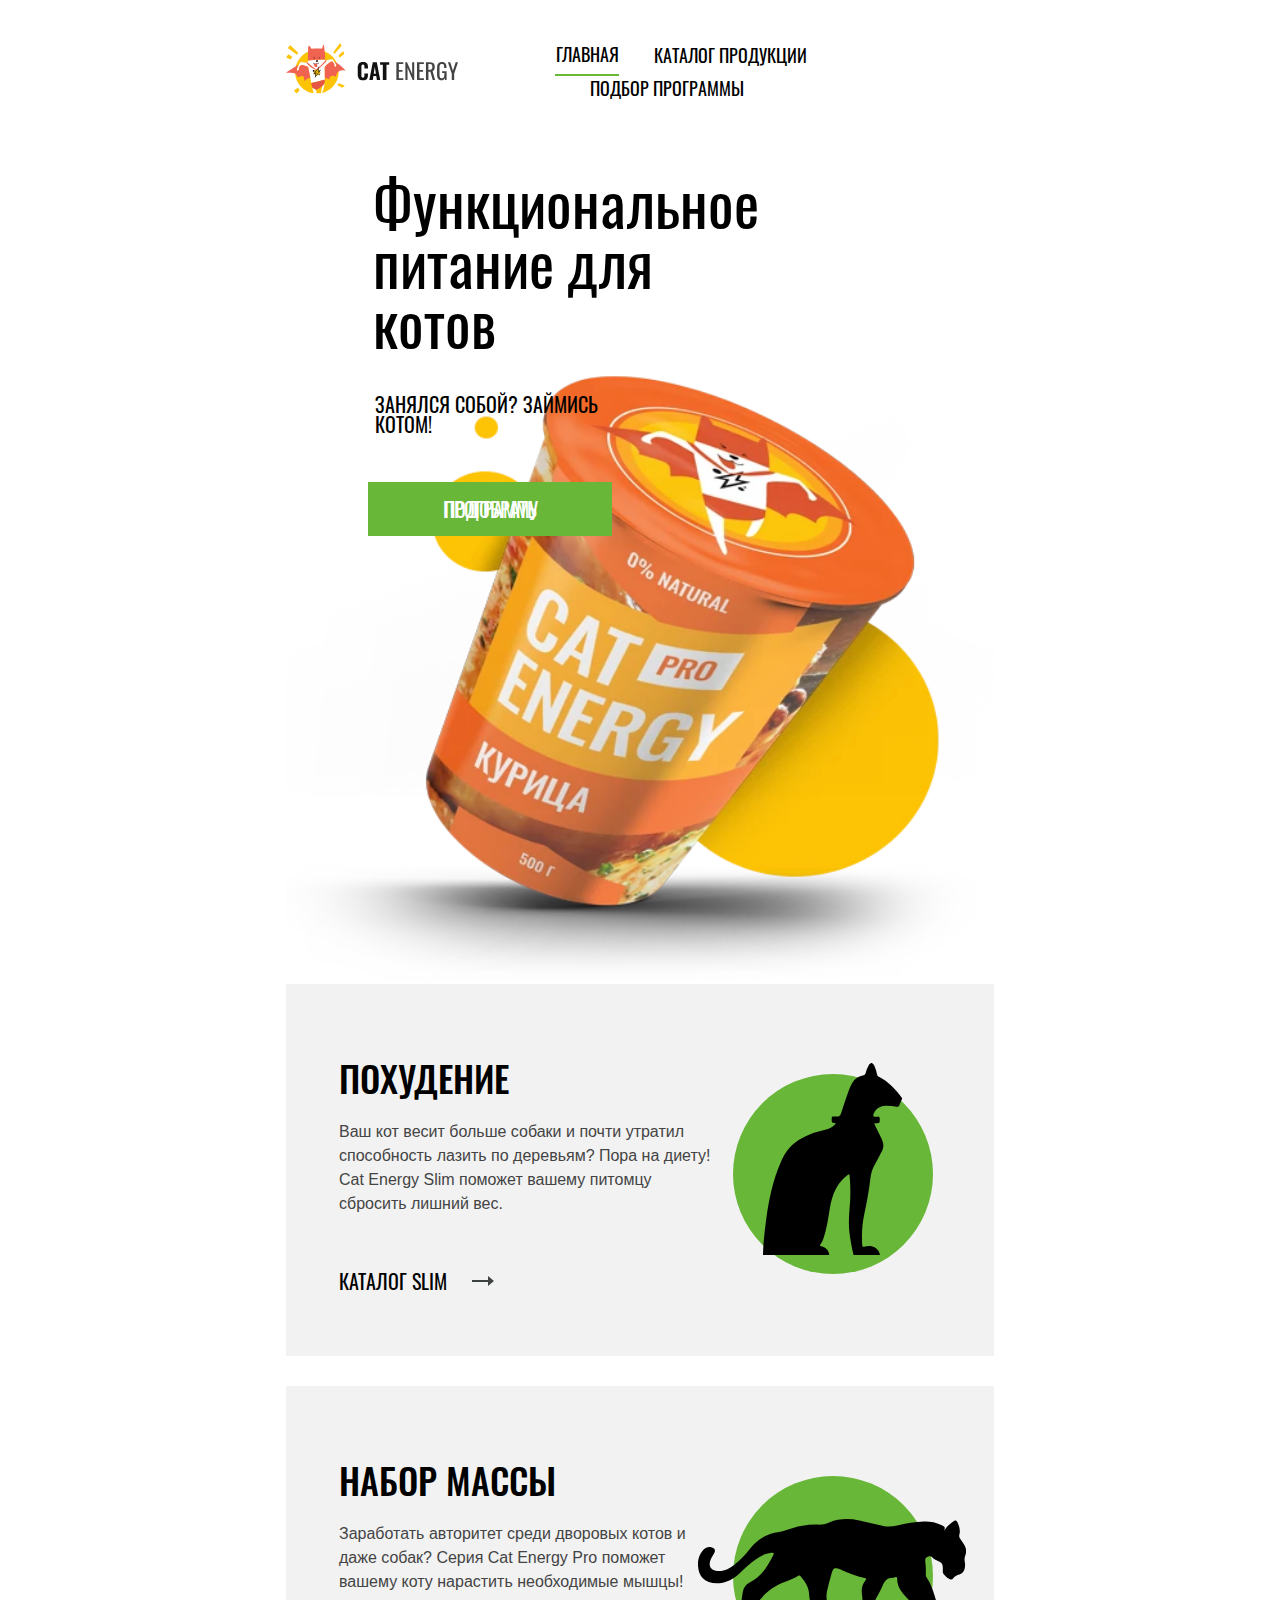
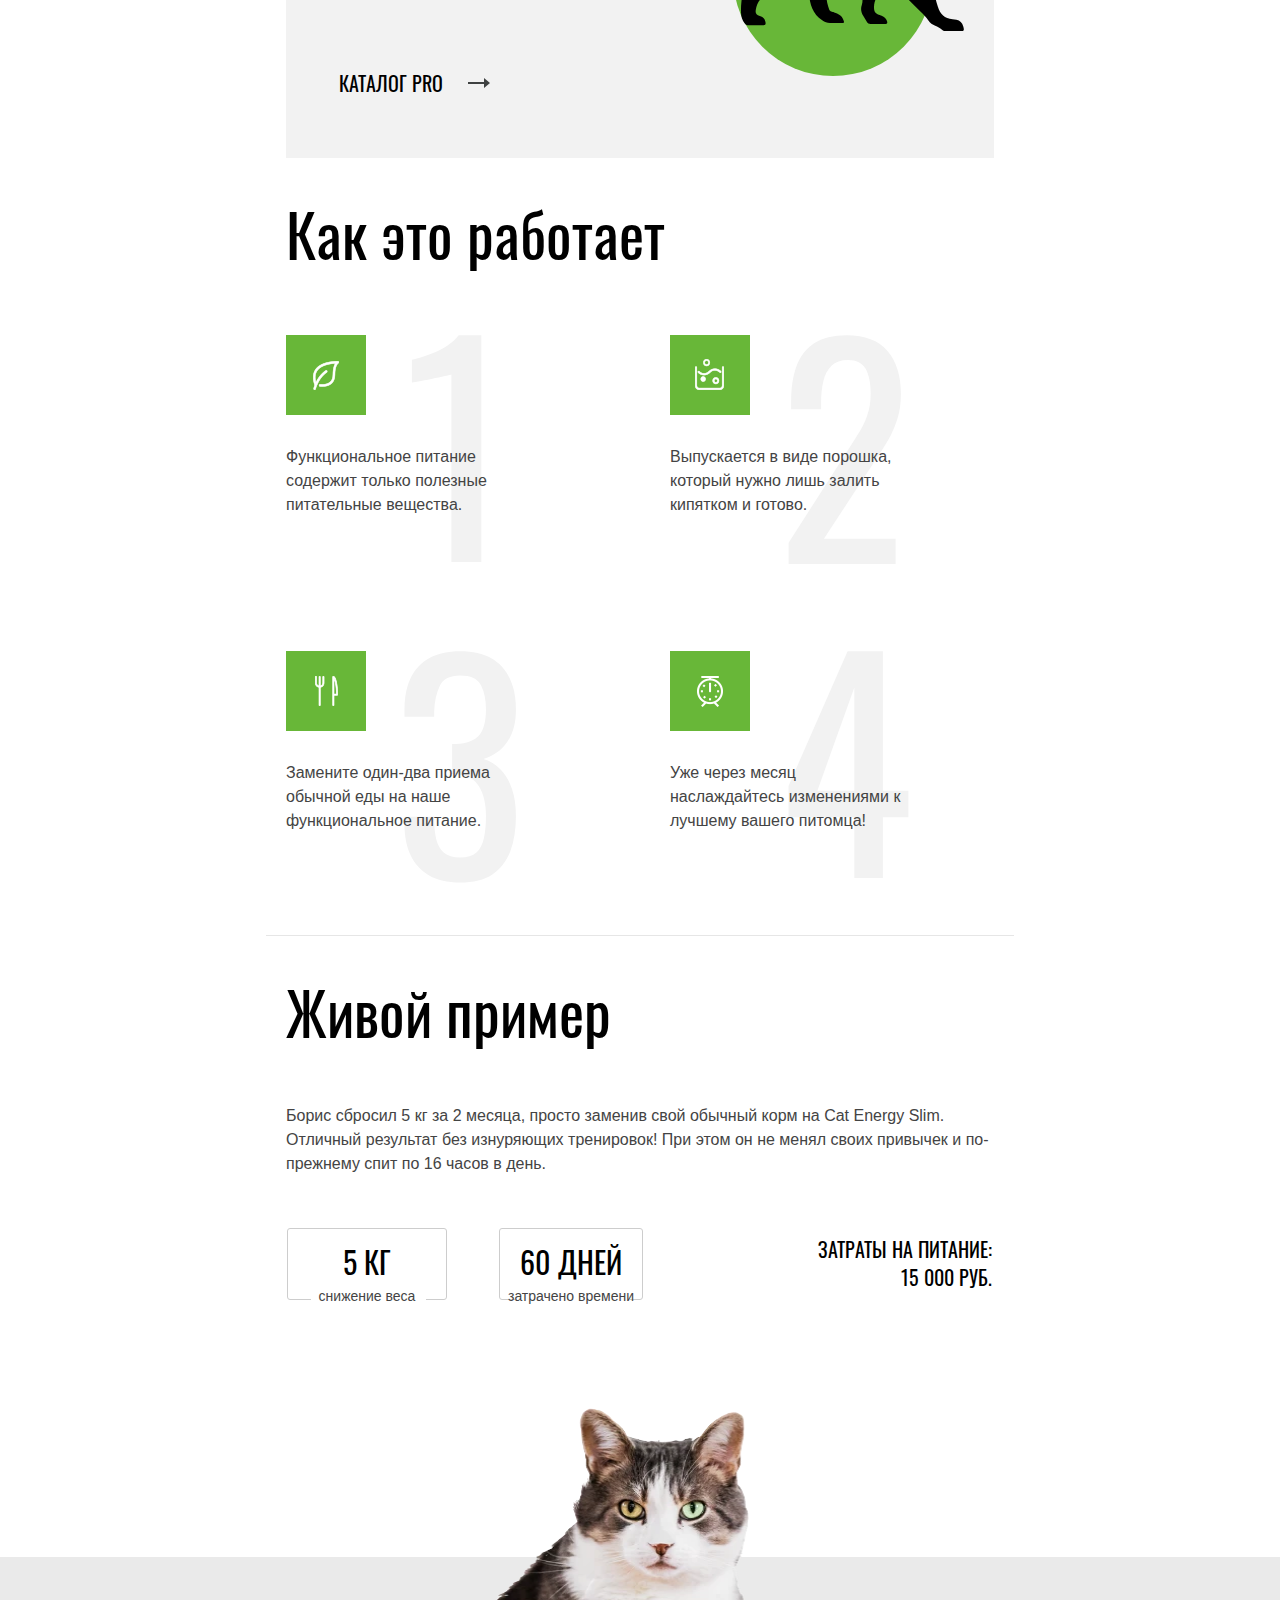
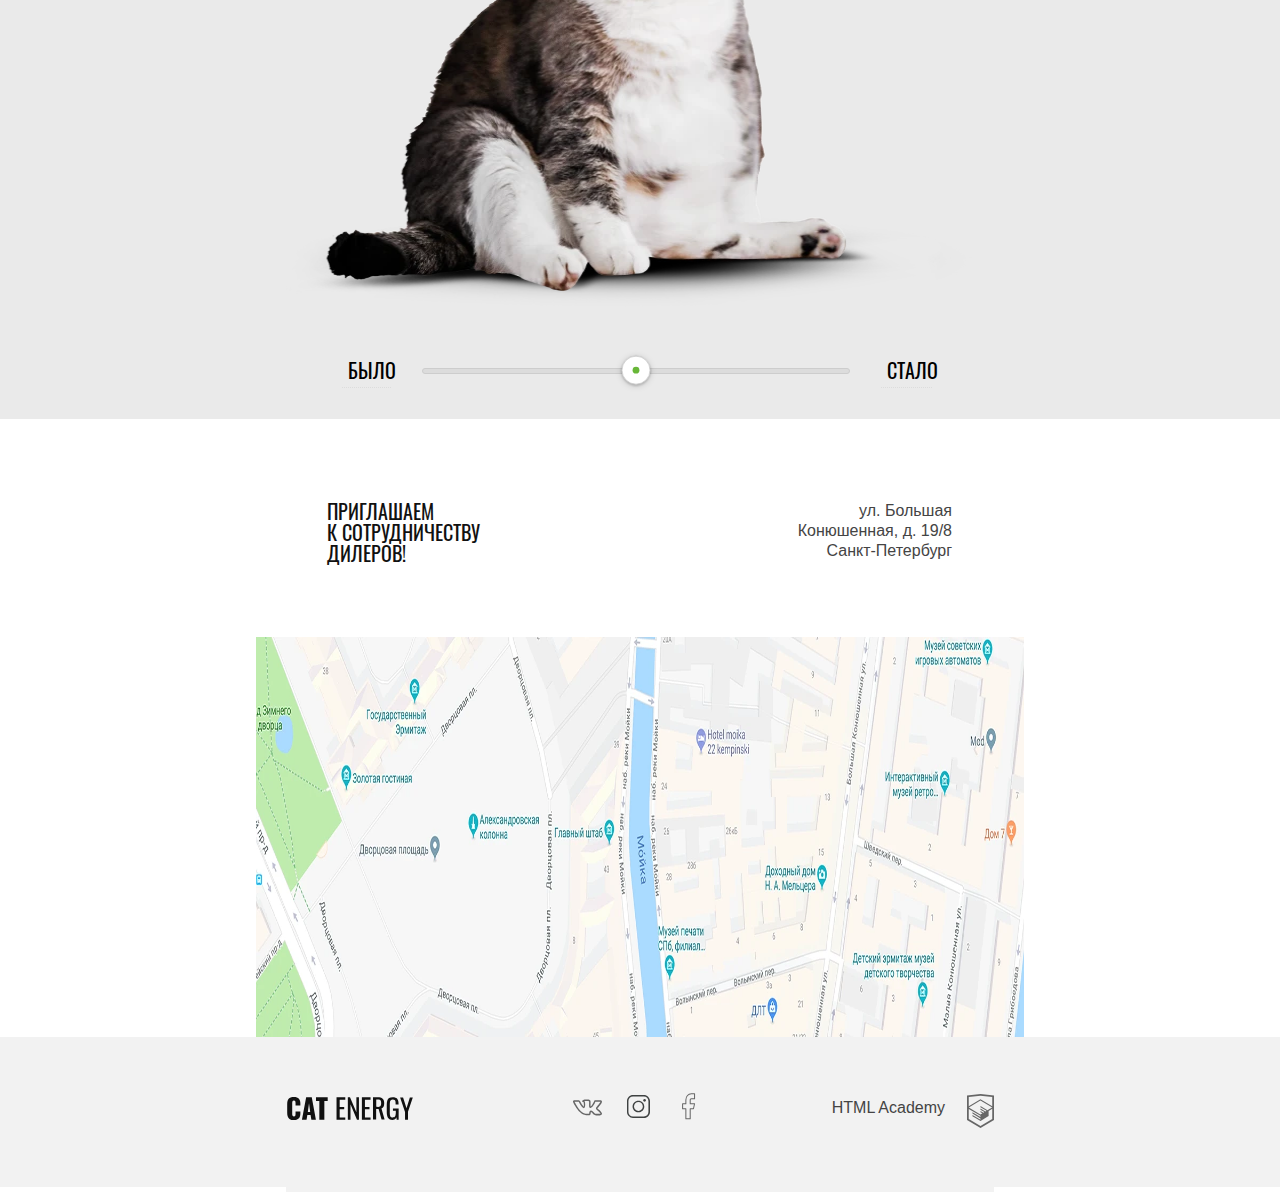
<file: index.html>
<!DOCTYPE html><html class="page" lang="ru"><head><meta charset="utf-8"><meta name="viewport" content="width=device-width,initial-scale=1"><title>HTML Academy: Кэт энерджи</title><link rel="preload" href="fonts/oswaldregular.woff" as="font" type="font/woff" crossorigin><link href="css/styles.min.css" rel="stylesheet"></head><body class="page-body"><header class="page-header"><div class="page-header__logo page-header__logo-active"><a class="page-header__link"><picture><source media="(min-width: 1200px)" srcset="img/logo-desktop.svg"><source media="(min-width: 768px)" srcset="img/logo-tablet.svg"><img class="page-header__photo" src="img/logo-mobile.svg" width="190" height="38" alt="Логотип нашей компании"></picture></a><button class="page-header__menu" title="Открыть/Закрыть меню"></button></div><nav class="main-nav main-nav-index"><ul class="main-nav__list"><li class="main-nav__item main-nav__loc-item main-nav__loc-index-item"><a class="main-nav__link main-nav-index__link">Главная</a></li><li class="main-nav__item"><a class="main-nav__link main-nav-index__link" href="catalog.html">Каталог продукции</a></li><li class="main-nav__item"><a class="main-nav__link main-nav-index__link" href="form.html">Подбор программы</a></li></ul></nav></header><main class="page-main"><div class="page-main__header header"><h1 class="header__title">Функциональное питание для котов</h1><p class="header__slogan">Занялся собой? Займись котом!</p><picture><source media="(min-width: 1200px)" srcset="img/index-can-desktop@1x.webp, img/index-can-desktop@2x.webp 2x"><source media="(min-width: 768px)" srcset="img/index-can-tablet@1x.webp, img/index-can-tablet@2x.webp 2x"><img class="header__product" src="img/index-can-mobile@1x.webp" srcset="img/index-can-mobile@2x.webp 2x" width="280" height="270" alt="Наша продукция"></picture><a class="header__choose-program" href="form.html">Подобрать программу</a></div><section class="programs"><h2 class="visually-hidden">Краткое описание программ</h2><section class="program"><h3 class="program__title">Похудение</h3><p class="program__description">Ваш кот весит больше собаки и почти утратил способность лазить по деревьям? Пора на диету! Cat Energy Slim поможет вашему питомцу сбросить лишний вес.</p><a class="program__link" href="#">Каталог Slim</a></section><section class="program"><h3 class="program__title">Набор массы</h3><p class="program__description">Заработать авторитет среди дворовых котов и даже собак? Серия Cat Energy Pro поможет вашему коту нарастить необходимые мышцы!</p><a class="program__link" href="#">Каталог Pro</a></section></section><section class="features"><h2 class="features__title">Как это работает</h2><ul class="features__list"><li class="features__item"><div class="features__count count-1"></div><span class="features__text">Функциональное питание содержит только полезные питательные вещества.</span></li><li class="features__item"><div class="features__count count-2"></div><span class="features__text">Выпускается в виде порошка, который нужно лишь залить кипятком и готово.</span></li><li class="features__item"><div class="features__count count-3"></div><span class="features__text">Замените один-два приема обычной еды на наше функциональное питание.</span></li><li class="features__item"><div class="features__count count-4"></div><span class="features__text">Уже через месяц наслаждайтесь изменениями к лучшему вашего питомца!</span></li></ul></section><section class="sample"><h2 class="sample__title">Живой пример</h2><p class="sample__text">Борис сбросил 5 кг за 2 месяца, просто заменив свой обычный корм на Cat Energy Slim. Отличный результат без изнуряющих тренировок! При этом он не менял своих привычек и по-прежнему спит по 16 часов в день.</p><div class="sample__info-block"><p class="sample__info"><span class="sample__volume">5 КГ</span><br><span class="sample__target">снижение веса</span></p><p class="sample__info"><span class="sample__volume">60 ДНЕЙ</span><br><span class="sample__target">затрачено времени</span></p></div><p class="sample__expenses">Затраты на питание: <span class="sample__price">15 000 руб.</span></p><picture><source media="(min-width: 1200px)" srcset="img/before-desktop@1x.webp, img/before-desktop@2x.webp 2x"><source media="(min-width: 768px)" srcset="img/before-tablet@1x.webp, img/before-tablet@2x.webp 2x"><img class="sample__photo sample__photo--before photo-active" src="img/before-mobile@1x.webp" srcset="img/before-mobile@2x.webp 2x" width="314" height="240" alt="Фото примера похудения"></picture><picture><source media="(min-width: 1200px)" srcset="img/after-desktop@1x.webp, img/after-desktop@2x.webp 2x"><source media="(min-width: 768px)" srcset="img/after-tablet@1x.webp, img/after-tablet@2x.webp 2x"><img class="sample__photo sample__photo--after" src="img/after-mobile@1x.webp" srcset="img/after-mobile@2x.webp 2x" width="314" height="240" alt="Фото примера похудения"></picture><div class="sample__range-controls"><button class="sample__button-before">было</button> <input class="sample__bar" type="range" min="0" max="100" value="50" id="myRange"> <button class="sample__button-after">стало</button></div></section><section class="map"><h2 class="visually-hidden">Как до нас добраться</h2><div class="map__address map__index"><span class="map__invite">Приглашаем<br>к сотрудничеству дилеров!</span><address class="map__text">ул. Большая Конюшенная, д. 19/8 Санкт-Петербург</address></div><iframe class="map__iframe" src="https://www.google.com/maps/embed?pb=!1m14!1m8!1m3!1d3997.207512053241!2d30.323046999999995!3d59.938717000000004!3m2!1i1024!2i768!4f13.1!3m3!1m2!1s0x4696310fca145cc1%3A0x42b32648d8238007!2z0JHQvtC70YzRiNCw0Y8g0JrQvtC90Y7RiNC10L3QvdCw0Y8g0YPQuy4sIDE5LzgsINCh0LDQvdC60YIt0J_QtdGC0LXRgNCx0YPRgNCzLCAxOTExODY!5e0!3m2!1sru!2sru!4v1593374394802!5m2!1sru!2sru" width="1440" height="400" style="border: 0;" allowfullscreen="" aria-hidden="false" tabindex="0" title="Офис компании по адресу: ул. Большая Конюшенная 19/8, Санкт-Петербург"></iframe><picture class="map__pic"><source media="(min-width: 1200px)" srcset="img/bg-map-desktop@1x.webp, img/bg-map-desktop@2x.webp 2x"><source media="(min-width: 768px)" srcset="img/bg-map-tablet@1x.webp, img/bg-map-tablet@2x.webp 2x"><img class="map__photo" src="img/bg-map-mobile@1x.webp" srcset="img/bg-map-mobile@2x.webp 2x" width="320" height="362" alt="Офис компании по адресу: ул. Большая Конюшенная 19/8, Санкт-Петербург"></picture></section></main><footer class="footer"><div class="footer__logo"><picture><img src="img/logo-footer.svg" width="128" height="23" alt="Изображение нашего логотипа"></picture></div><div class="footer__social social"><ul class="social__list"><li class="social__item"><a class="social__link social__link-vk" title="Ссылка на нашу страницу в ВКонтакте"><svg class="social__img-vk"><use xlink:href="img/sprite.svg#icon-vk"></use></svg></a></li><li class="social__item"><a class="social__link social__link-inst" title="Ссылка на нашу страницу в Инстаграм"><svg class="social__img-inst"><use xlink:href="img/sprite.svg#icon-insta"></use></svg></a></li><li class="social__item"><a class="social__link social__link-fb" title="Ссылка на нашу страницу в Фейсбук"><svg class="social__img-fb"><use xlink:href="img/sprite.svg#icon-fb"></use></svg></a></li></ul></div><div class="footer__copyright copyright"><a class="copyright__text">HTML Academy</a> <a class="copyright__logo" title="Ссылка на HTML Academy" href="https://htmlacademy.ru/intensive/adaptive"><svg class="copyright__img" width="27" height="34" viewBox="0 0 27 34" xmlns="http://www.w3.org/2000/svg"><path d="M13.6426 0.0157537L13.5 0L0 1.40733V26.0129L13.5 34L27 26.0129V1.40733L13.6426 0.0157537ZM25.2344 25.0151L13.5 31.9573L1.76561 25.0151V14.9293L13.4507 21.8451L13.4701 23.0984L5.45351 18.3548L5.44295 19.5801L13.4894 24.3885L13.5088 25.675L5.46408 20.9174L5.45351 22.1427L13.5 26.9511L21.6239 22.1182V20.8929V16.909L25.2432 14.7595L25.2344 25.0151ZM25.2344 13.4519L22.0147 15.3319L20.5325 16.2071L13.4666 12.0201L13.456 13.2454L19.4957 16.818L19.4429 16.8495L19.3126 16.9247L18.4536 17.4166L13.4666 14.4689L13.456 15.6942L17.3921 18.0222L16.4591 18.6314L16.438 18.6436L13.4666 16.902L13.456 18.1273L15.4029 19.2615L13.4155 20.4483L1.7973 13.5762L13.4349 6.61831L25.2344 13.4519ZM25.2344 12.2266L13.4401 5.31075L1.76561 12.2196V2.9897L13.5 1.76442L25.2344 2.9897V12.2266Z"></path></svg></a></div></footer><script src="js/min-js.js"></script></body></html>
</file>
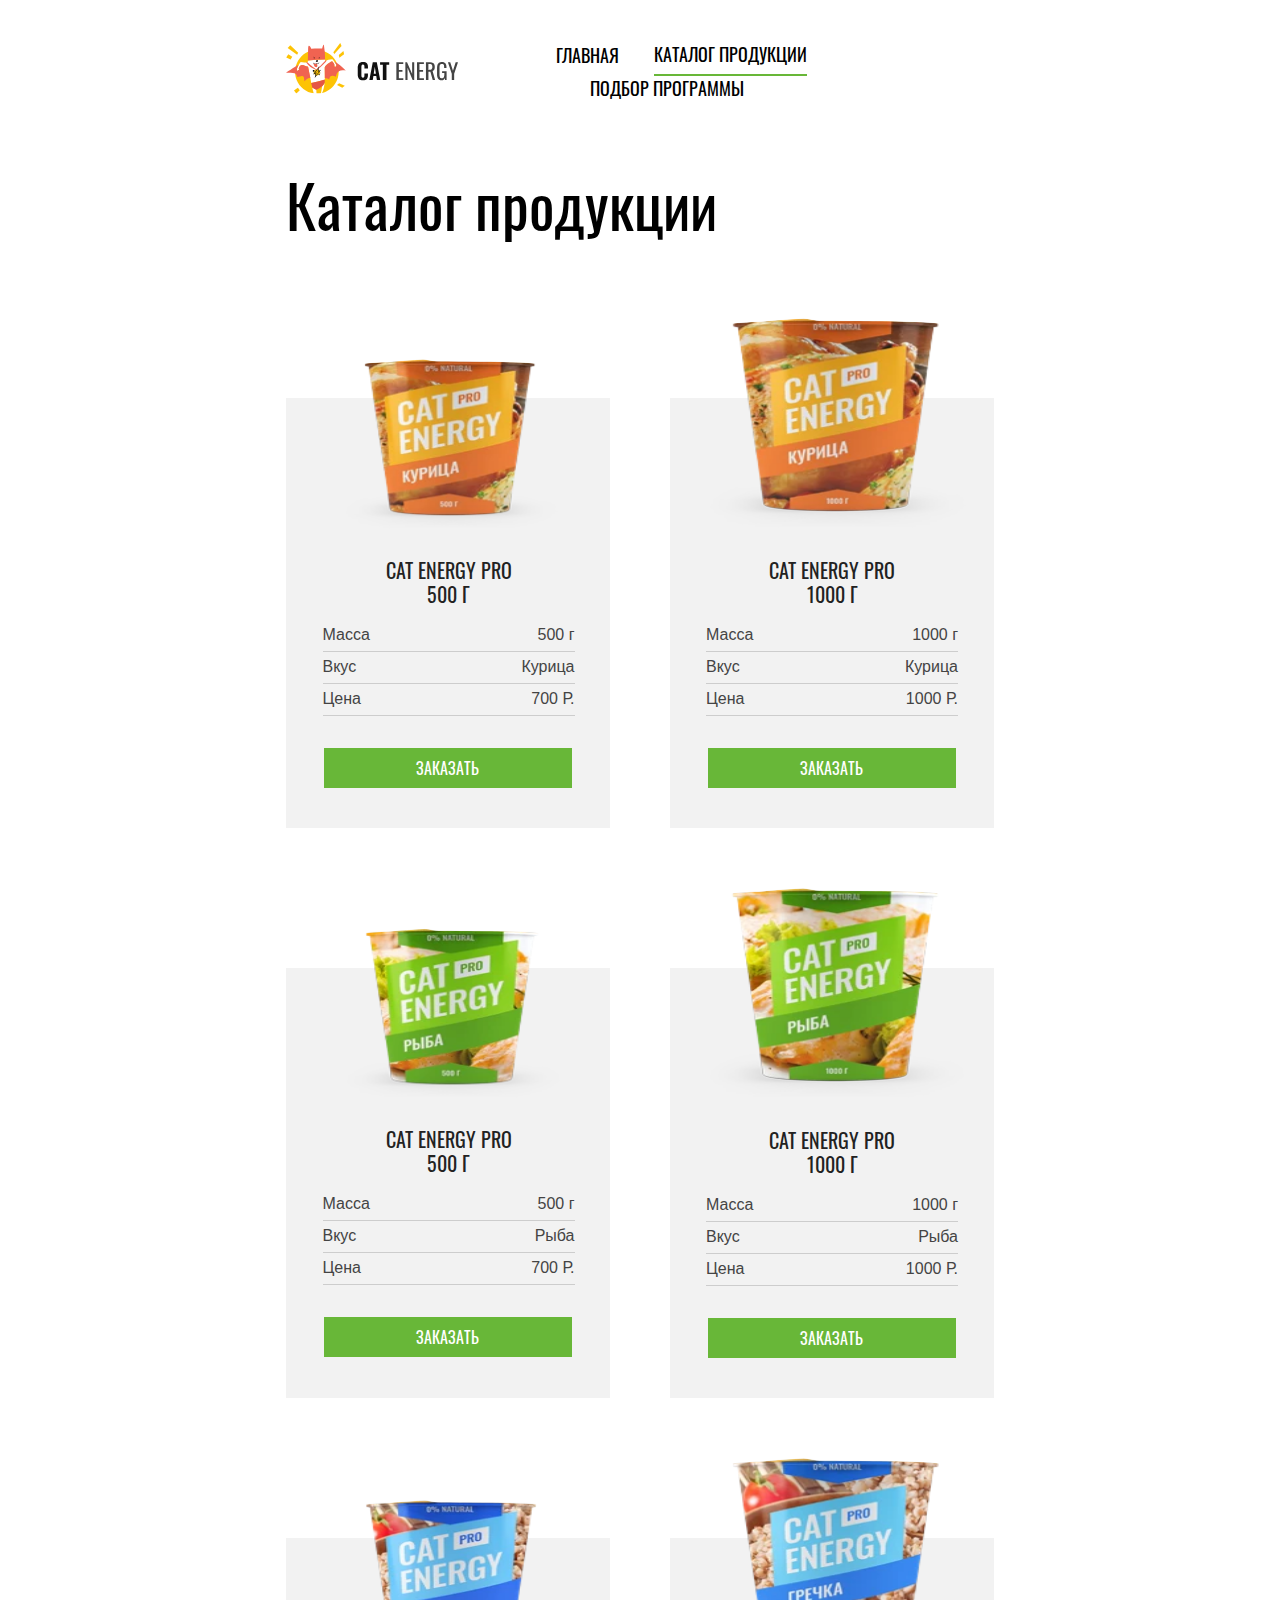
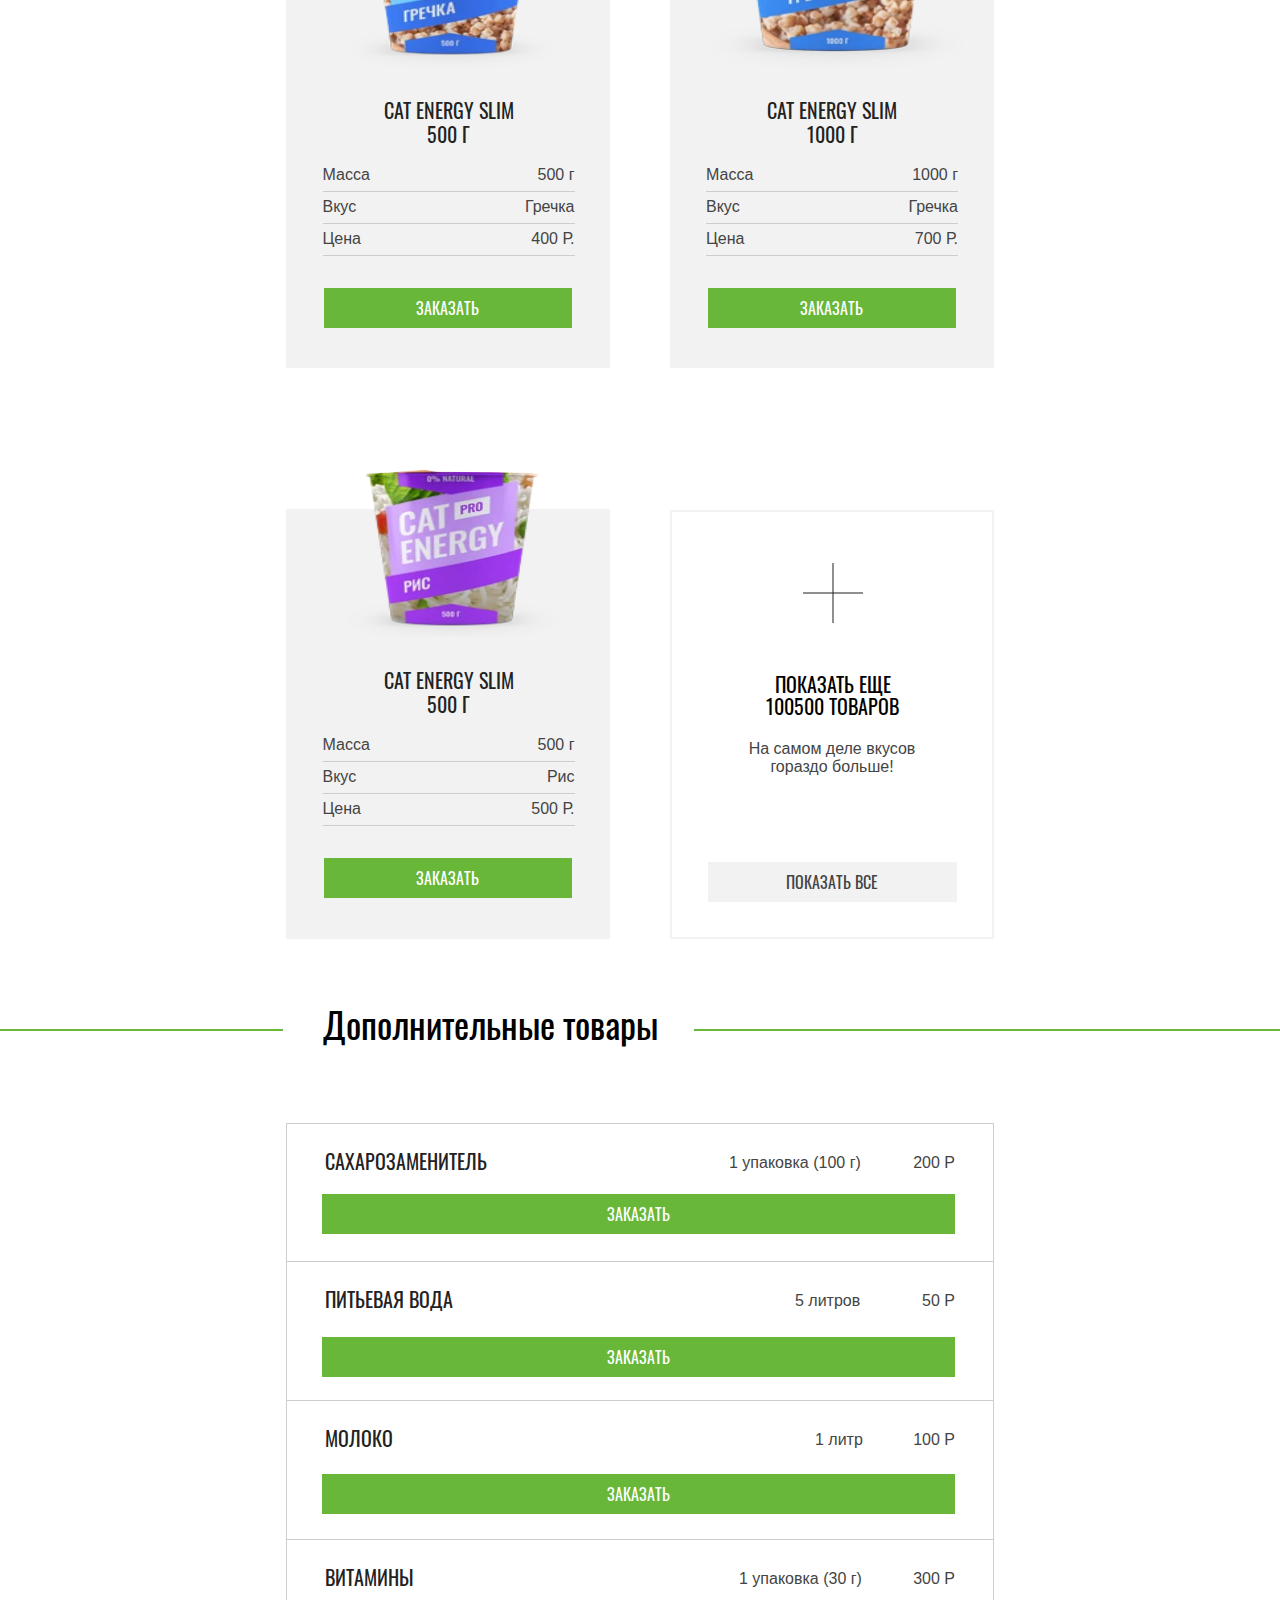
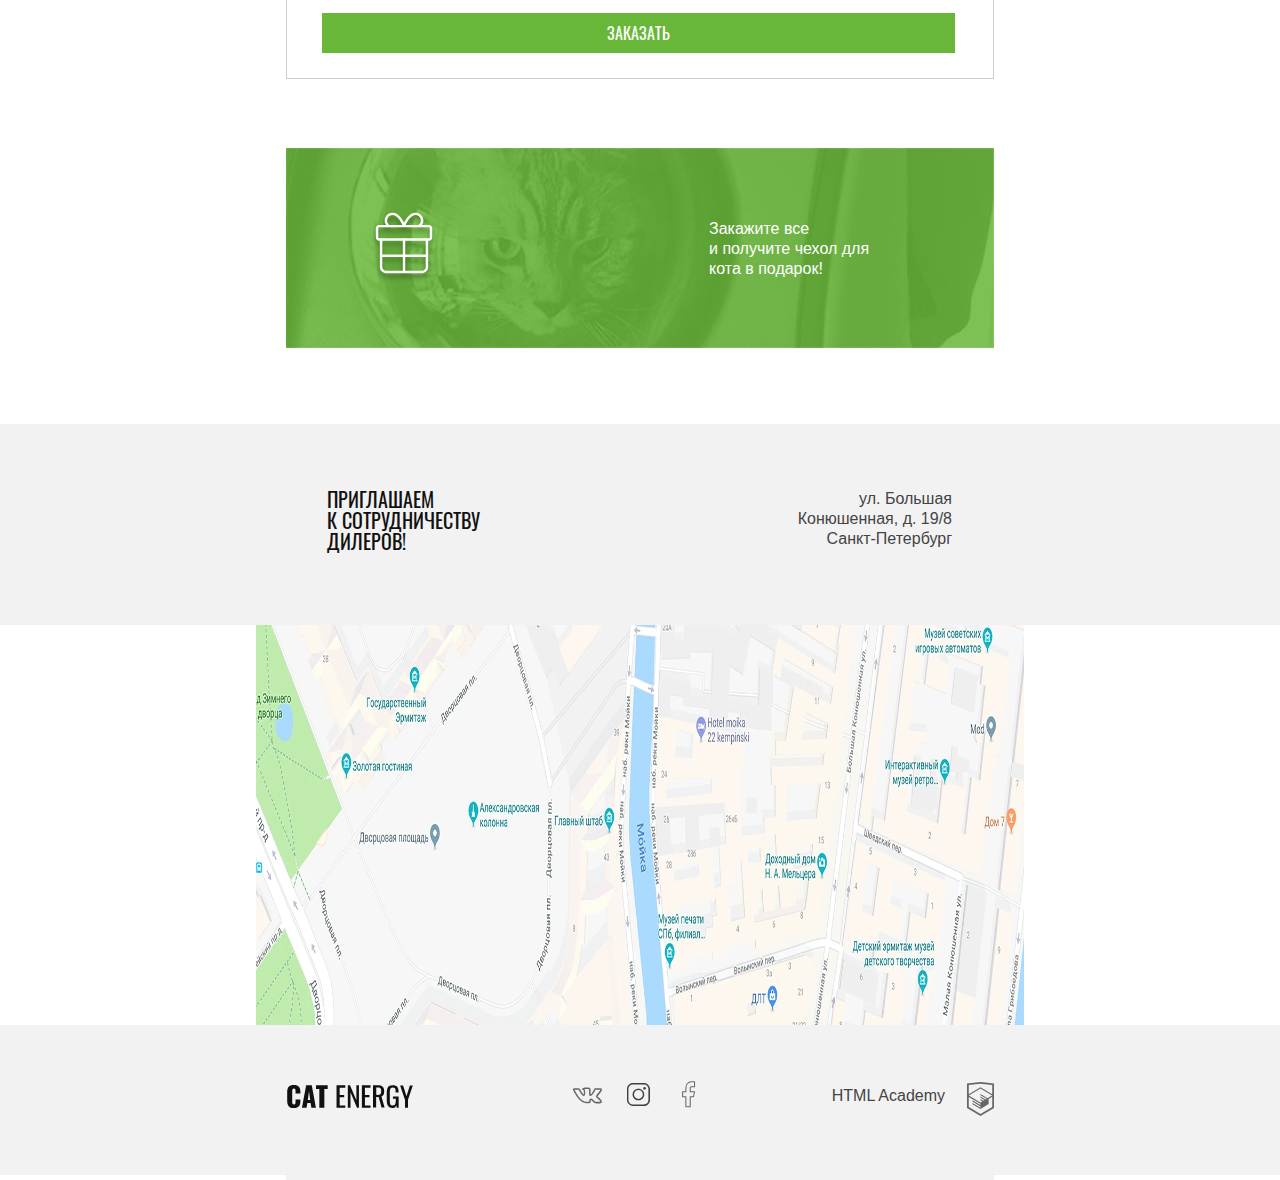
<file: catalog.html>
<!DOCTYPE html><html class="page" lang="ru"><head><meta charset="utf-8"><meta name="viewport" content="width=device-width,initial-scale=1"><title>HTML Academy: Кэт энерджи</title><link href="css/styles.min.css" rel="stylesheet"><link rel="preload" href="fonts/oswaldregular.woff" as="font" type="font/woff" crossorigin></head><body class="page-body"><header class="page-header"><div class="page-header__logo"><a class="page-header__link" href="index.html"><picture><source media="(min-width: 1200px)" srcset="img/logo-desktop.svg"><source media="(min-width: 768px)" srcset="img/logo-tablet.svg"><img class="page-header__photo" src="img/logo-mobile.svg" width="190" height="38" alt="Логотип нашей компании"></picture></a><button class="page-header__menu" title="Открыть/Закрыть меню"></button></div><nav class="main-nav"><ul class="main-nav__list"><li class="main-nav__item"><a class="main-nav__link" href="index.html">Главная</a></li><li class="main-nav__item main-nav__loc-item"><a class="main-nav__link">Каталог продукции</a></li><li class="main-nav__item"><a class="main-nav__link" href="form.html">Подбор программы</a></li></ul></nav></header><main class="page-main"><section class="page-main__catalog catalog"><h1 class="catalog__title">Каталог продукции</h1><h2 class="visually-hidden">Каталог основных товаров</h2><ul class="catalog__list"><li class="catalog__item item"><div class="item__wrapper"><a class="item__link" href="#" title="Перейти на страницу товара"><picture class="item__pic"><source media="(min-width: 1200px)" srcset="img/chicken-small-desktop@1x.webp, img/chicken-small-desktop@2x.webp 2x"><source media="(min-width: 768px)" srcset="img/chicken-small-tablet@1x.webp, img/chicken-small-tablet@2x.webp 2x"><img class="item__photo" src="img/chicken-small-mobile@1x.webp" srcset="img/chicken-small-mobile@2x.webp 2x" width="280" height="288" alt="Товар Cat Energy Pro 500г"></picture></a><div class="item__card"><a class="item__link" title="Перейти на страницу товара" href="#"><h3 class="item__title">Cat Energy Pro 500 г</h3></a><dl class="item__options"><div class="item__line"><dt class="item__parameter">Масса</dt><dd class="item__value">500 г</dd></div><div class="item__line"><dt class="item__parameter">Вкус</dt><dd class="item__value">Курица</dd></div><div class="item__line"><dt class="item__parameter">Цена</dt><dd class="item__value">700 Р.</dd></div></dl></div></div><a class="catalog__button" href="#">Заказать</a></li><li class="catalog__item item"><div class="item__wrapper"><a class="item__link" title="Перейти на страницу товара" href="#"><picture class="item__pic"><source media="(min-width: 1200px)" srcset="img/chicken-big-desktop@1x.webp, img/chicken-big-desktop@2x.webp 2x"><source media="(min-width: 768px)" srcset="img/chicken-big-tablet@1x.webp, img/chicken-big-tablet@2x.webp 2x"><img class="item__photo" src="img/chicken-big-mobile@1x.webp" srcset="img/chicken-big-mobile@2x.webp 2x" width="280" height="288" alt="Товар Cat Energy Pro 1000г"></picture></a><div class="item__card"><a class="item__link" title="Перейти на страницу товара" href="#"><h3 class="item__title">Cat Energy Pro 1000 г</h3></a><dl class="item__options"><div class="item__line"><dt class="item__parameter">Масса</dt><dd class="item__value">1000 г</dd></div><div class="item__line"><dt class="item__parameter">Вкус</dt><dd class="item__value">Курица</dd></div><div class="item__line"><dt class="item__parameter">Цена</dt><dd class="item__value">1000 Р.</dd></div></dl></div></div><a class="catalog__button" href="#">Заказать</a></li><li class="catalog__item item"><div class="item__wrapper"><a class="item__link" title="Перейти на страницу товара" href="#"><picture class="item__pic"><source media="(min-width: 1200px)" srcset="img/fish-small-desktop@1x.webp, img/fish-small-desktop@2x.webp 2x"><source media="(min-width: 768px)" srcset="img/fish-small-tablet@1x.webp, img/fish-small-tablet@2x.webp 2x"><img class="item__photo" src="img/fish-small-mobile@1x.webp" srcset="img/fish-small-mobile@2x.webp 2x" width="280" height="288" alt="Товар Cat Energy Pro 500г"></picture></a><div class="item__card"><a class="item__link" title="Перейти на страницу товара" href="#"><h3 class="item__title">Cat Energy Pro 500 г</h3></a><dl class="item__options"><div class="item__line"><dt class="item__parameter">Масса</dt><dd class="item__value">500 г</dd></div><div class="item__line"><dt class="item__parameter">Вкус</dt><dd class="item__value">Рыба</dd></div><div class="item__line"><dt class="item__parameter">Цена</dt><dd class="item__value">700 Р.</dd></div></dl></div></div><a class="catalog__button" href="#">Заказать</a></li><li class="catalog__item item"><div class="item__wrapper"><a class="item__link" title="Перейти на страницу товара" href="#"><picture class="item__pic"><source media="(min-width: 1200px)" srcset="img/fish-big-desktop@1x.webp, img/fish-big-desktop@2x.webp 2x"><source media="(min-width: 768px)" srcset="img/fish-big-tablet@1x.webp, img/fish-big-tablet@2x.webp 2x"><img class="item__photo" src="img/fish-big-mobile@1x.webp" srcset="img/fish-big-mobile@2x.webp 2x" width="280" height="288" alt="Товар Cat Energy Pro 1000г"></picture></a><div class="item__card"><a class="item__link" title="Перейти на страницу товара" href="#"><h3 class="item__title">Cat Energy Pro 1000 г</h3></a><dl class="item__options"><div class="item__line"><dt class="item__parameter">Масса</dt><dd class="item__value">1000 г</dd></div><div class="item__line"><dt class="item__parameter">Вкус</dt><dd class="item__value">Рыба</dd></div><div class="item__line"><dt class="item__parameter">Цена</dt><dd class="item__value">1000 Р.</dd></div></dl></div></div><a class="catalog__button" href="#">Заказать</a></li><li class="catalog__item item"><div class="item__wrapper"><a class="item__link" title="Перейти на страницу товара" href="#"><picture class="item__pic"><source media="(min-width: 1200px)" srcset="img/buckwheat-small-desktop@1x.webp, img/buckwheat-small-desktop@2x.webp 2x"><source media="(min-width: 768px)" srcset="img/buckwheat-small-tablet@1x.webp, img/buckwheat-small-tablet@2x.webp 2x"><img class="item__photo" src="img/buckwheat-small-mobile@1x.webp" srcset="img/buckwheat-small-mobile@2x.webp 2x" width="280" height="288" alt="Товар Cat Energy Slim 500г"></picture></a><div class="item__card"><a class="item__link" title="Перейти на страницу товара" href="#"><h3 class="item__title">Cat Energy Slim 500 г</h3></a><dl class="item__options"><div class="item__line"><dt class="item__parameter">Масса</dt><dd class="item__value">500 г</dd></div><div class="item__line"><dt class="item__parameter">Вкус</dt><dd class="item__value">Гречка</dd></div><div class="item__line"><dt class="item__parameter">Цена</dt><dd class="item__value">400 Р.</dd></div></dl></div></div><a class="catalog__button" href="#">Заказать</a></li><li class="catalog__item item"><div class="item__wrapper"><a class="item__link" title="Перейти на страницу товара" href="#"><picture class="item__pic"><source media="(min-width: 1200px)" srcset="img/buckwheat-big-desktop@1x.webp, img/buckwheat-big-desktop@2x.webp 2x"><source media="(min-width: 768px)" srcset="img/buckwheat-big-tablet@1x.webp, img/buckwheat-big-tablet@2x.webp 2x"><img class="item__photo" src="img/buckwheat-big-mobile@1x.webp" srcset="img/buckwheat-big-mobile@2x.webp 2x" width="280" height="268" alt="Товар Cat Energy Slim 1000г"></picture></a><div class="item__card"><a class="item__link" title="Перейти на страницу товара" href="#"><h3 class="item__title">Cat Energy Slim 1000 г</h3></a><dl class="item__options"><div class="item__line"><dt class="item__parameter">Масса</dt><dd class="item__value">1000 г</dd></div><div class="item__line"><dt class="item__parameter">Вкус</dt><dd class="item__value">Гречка</dd></div><div class="item__line"><dt class="item__parameter">Цена</dt><dd class="item__value">700 Р.</dd></div></dl></div></div><a class="catalog__button" href="#">Заказать</a></li><li class="catalog__item item"><div class="item__wrapper"><a class="item__link" title="Перейти на страницу товара" href="#"><picture class="item__pic"><source media="(min-width: 1200px)" srcset="img/rice-small-desktop@1x.webp, img/rice-small-desktop@2x.webp 2x"><source media="(min-width: 768px)" srcset="img/rice-small-tablet@1x.webp, img/rice-small-tablet@2x.webp 2x"><img class="item__photo" src="img/rice-small-mobile@1x.webp" srcset="img/rice-small-mobile@2x.webp 2x" width="280" height="288" alt="Товар Cat Energy Slim 500г"></picture></a><div class="item__card"><a class="item__link" title="Перейти на страницу товара" href="#"><h3 class="item__title">Cat Energy Slim 500 г</h3></a><dl class="item__options"><div class="item__line"><dt class="item__parameter">Масса</dt><dd class="item__value">500 г</dd></div><div class="item__line"><dt class="item__parameter">Вкус</dt><dd class="item__value">Рис</dd></div><div class="item__line"><dt class="item__parameter">Цена</dt><dd class="item__value">500 Р.</dd></div></dl></div></div><a class="catalog__button" href="#">Заказать</a></li><li class="catalog__item item"><span class="item__all-text">Показать еще 100500 товаров</span> <span class="item__all-description">На самом деле вкусов гораздо больше!</span> <a class="item__all-link" href="#">Показать все</a></li></ul></section><section class="page-main__add-catalog add-catalog"><h2 class="add-catalog__title">Дополнительные товары</h2><ul class="add-catalog__list"><li class="add-catalog__item add-item"><h3 class="add-item__title">Сахарозаменитель</h3><dl class="add-item__options"><dt class="add-item__packaging">1 упаковка (100 г)</dt><dd class="add-item__price">200 Р</dd></dl><a class="add-catalog__button" href="#">Заказать</a></li><li class="add-catalog__item add-item"><h3 class="add-item__title">Питьевая вода</h3><dl class="add-item__options"><dt class="add-item__packaging">5 литров</dt><dd class="add-item__price">50 Р</dd></dl><a class="add-catalog__button" href="#">Заказать</a></li><li class="add-catalog__item add-item"><h3 class="add-item__title">Молоко</h3><dl class="add-item__options"><dt class="add-item__packaging">1 литр</dt><dd class="add-item__price">100 Р</dd></dl><a class="add-catalog__button" href="#">Заказать</a></li><li class="add-catalog__item add-item"><h3 class="add-item__title">Витамины</h3><dl class="add-item__options"><dt class="add-item__packaging">1 упаковка (30 г)</dt><dd class="add-item__price">300 Р</dd></dl><a class="add-catalog__button" href="#">Заказать</a></li></ul><div class="promo"><p class="promo__text">Закажите все<br>и получите чехол для кота в подарок!</p></div></section><section class="map map-catalog"><h2 class="visually-hidden">Как до нас добраться</h2><div class="map__address"><span class="map__invite">Приглашаем<br>к сотрудничеству дилеров!</span><address class="map__text">ул. Большая Конюшенная, д. 19/8 Санкт-Петербург</address></div><iframe class="map__iframe" src="https://www.google.com/maps/embed?pb=!1m14!1m8!1m3!1d3997.207512053241!2d30.323046999999995!3d59.938717000000004!3m2!1i1024!2i768!4f13.1!3m3!1m2!1s0x4696310fca145cc1%3A0x42b32648d8238007!2z0JHQvtC70YzRiNCw0Y8g0JrQvtC90Y7RiNC10L3QvdCw0Y8g0YPQuy4sIDE5LzgsINCh0LDQvdC60YIt0J_QtdGC0LXRgNCx0YPRgNCzLCAxOTExODY!5e0!3m2!1sru!2sru!4v1593374394802!5m2!1sru!2sru" width="1440" height="400" style="border: 0;" allowfullscreen="" aria-hidden="false" tabindex="0" title="Офис компании по адресу: ул. Большая Конюшенная 19/8, Санкт-Петербург"></iframe><picture class="map__pic"><source media="(min-width: 1200px)" srcset="img/bg-map-desktop@1x.webp, img/bg-map-desktop@2x.webp 2x"><source media="(min-width: 768px)" srcset="img/bg-map-tablet@1x.webp, img/bg-map-tablet@2x.webp 2x"><img class="map__photo" src="img/bg-map-mobile@1x.webp" srcset="img/bg-map-mobile@2x.webp 2x" width="320" height="362" alt="Офис компании по адресу: ул. Большая Конюшенная 19/8, Санкт-Петербург"></picture></section></main><footer class="footer footer-catalog"><div class="footer__logo"><img src="img/logo-footer.svg" width="128" height="23" alt="Изображение нашего логотипа"></div><div class="footer__social social"><ul class="social__list"><li class="social__item"><a class="social__link social__link-vk" title="Ссылка на нашу страницу в ВКонтакте"><svg class="social__img-vk"><use xlink:href="img/sprite.svg#icon-vk"></use></svg></a></li><li class="social__item"><a class="social__link social__link-inst" title="Ссылка на нашу страницу в Инстаграм"><svg class="social__img-inst"><use xlink:href="img/sprite.svg#icon-insta"></use></svg></a></li><li class="social__item"><a class="social__link social__link-fb" title="Ссылка на нашу страницу в Фейсбук"><svg class="social__img-fb"><use xlink:href="img/sprite.svg#icon-fb"></use></svg></a></li></ul></div><div class="footer__copyright copyright"><a class="copyright__text">HTML Academy</a> <a class="copyright__logo" title="Ссылка на HTML Academy" href="https://htmlacademy.ru/intensive/adaptive"><svg class="copyright__img" width="27" height="34" viewBox="0 0 27 34" xmlns="http://www.w3.org/2000/svg"><path d="M13.6426 0.0157537L13.5 0L0 1.40733V26.0129L13.5 34L27 26.0129V1.40733L13.6426 0.0157537ZM25.2344 25.0151L13.5 31.9573L1.76561 25.0151V14.9293L13.4507 21.8451L13.4701 23.0984L5.45351 18.3548L5.44295 19.5801L13.4894 24.3885L13.5088 25.675L5.46408 20.9174L5.45351 22.1427L13.5 26.9511L21.6239 22.1182V20.8929V16.909L25.2432 14.7595L25.2344 25.0151ZM25.2344 13.4519L22.0147 15.3319L20.5325 16.2071L13.4666 12.0201L13.456 13.2454L19.4957 16.818L19.4429 16.8495L19.3126 16.9247L18.4536 17.4166L13.4666 14.4689L13.456 15.6942L17.3921 18.0222L16.4591 18.6314L16.438 18.6436L13.4666 16.902L13.456 18.1273L15.4029 19.2615L13.4155 20.4483L1.7973 13.5762L13.4349 6.61831L25.2344 13.4519ZM25.2344 12.2266L13.4401 5.31075L1.76561 12.2196V2.9897L13.5 1.76442L25.2344 2.9897V12.2266Z"></path></svg></a></div></footer><script src="js/min-js.js"></script></body></html>
</file>
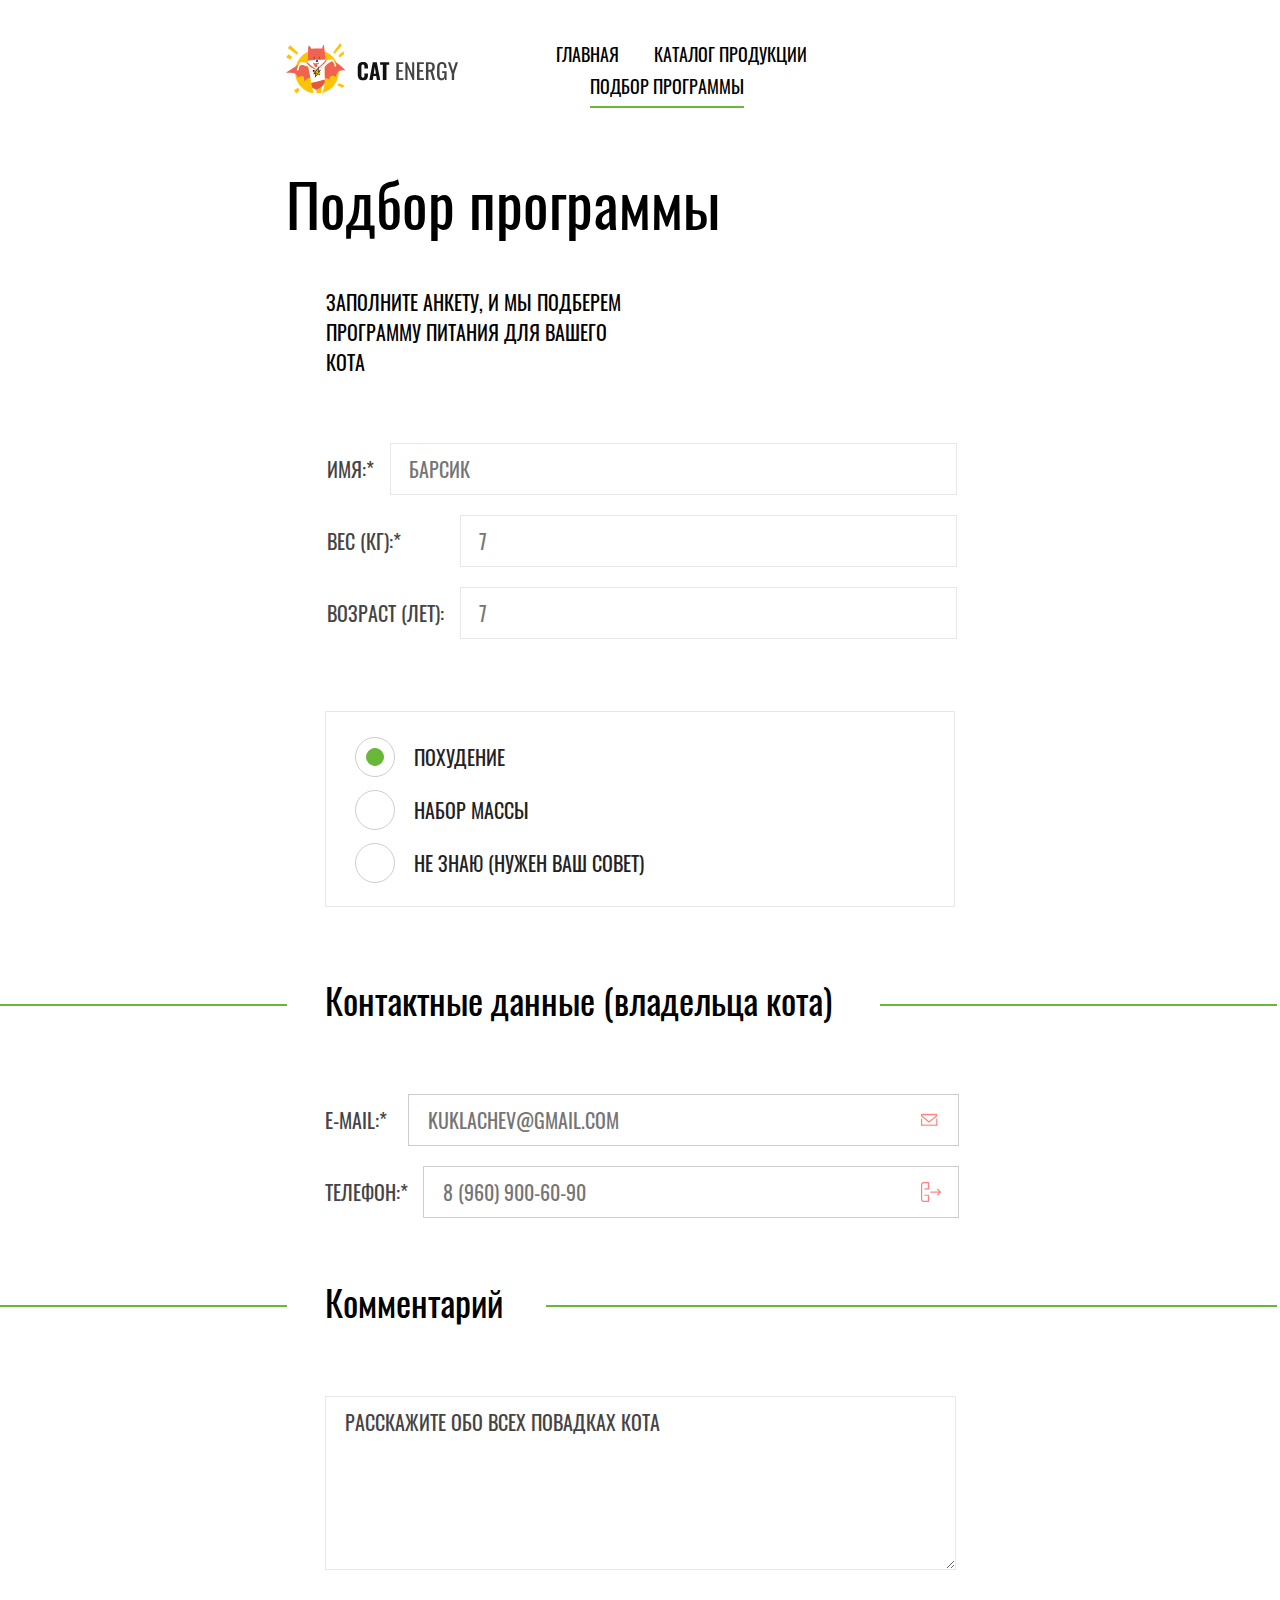
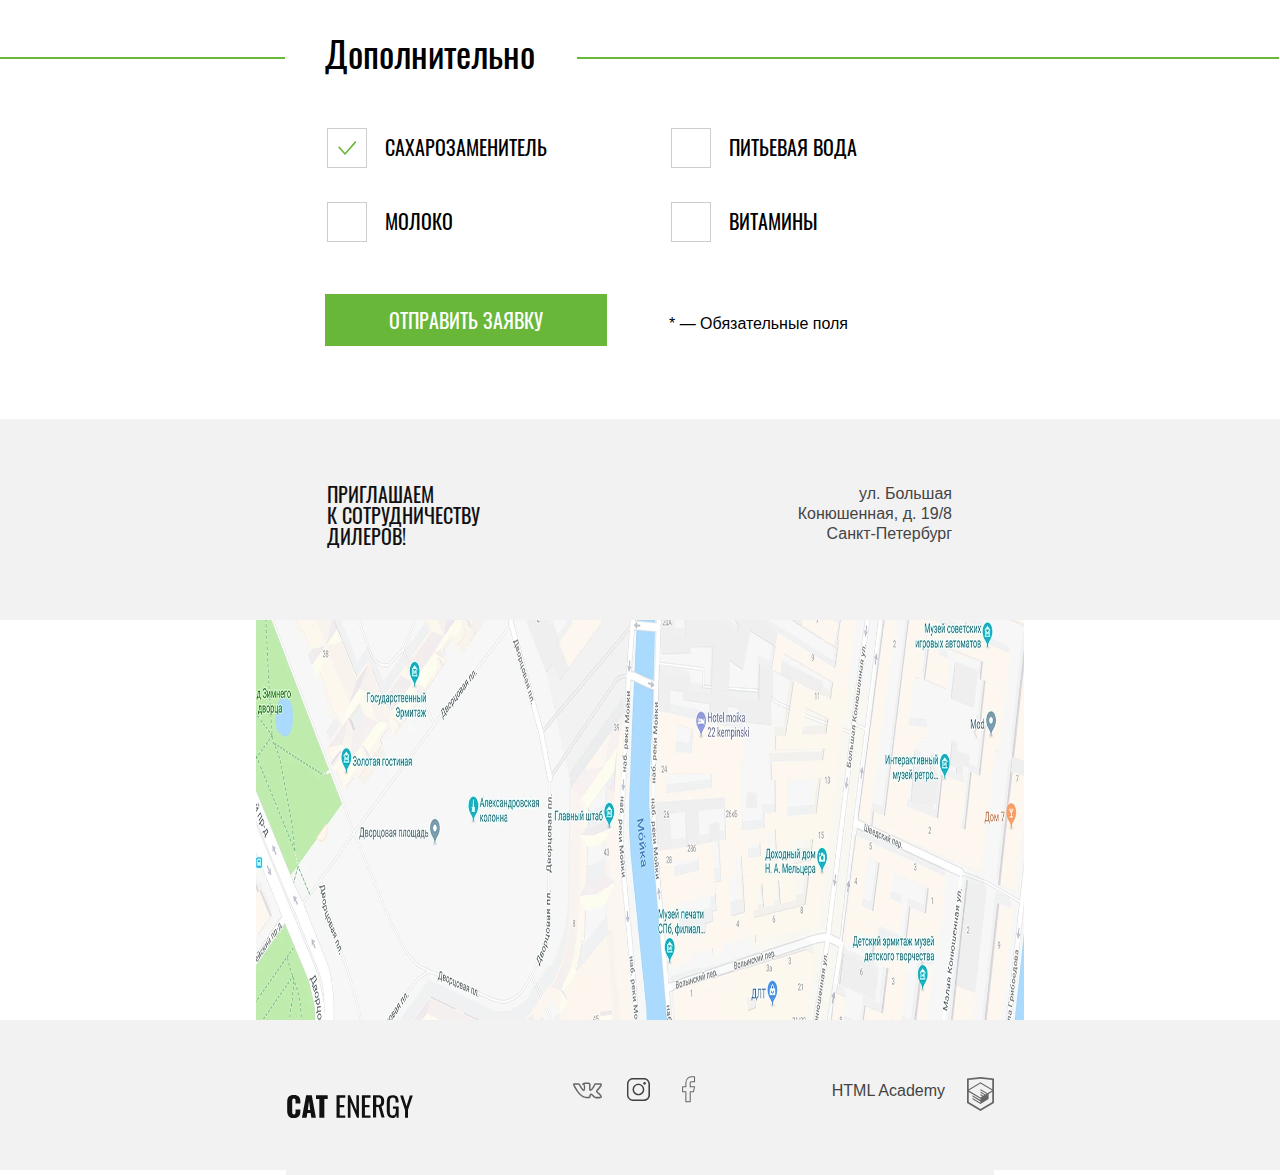
<file: form.html>
<!DOCTYPE html><html class="page" lang="ru"><head><meta charset="utf-8"><meta name="viewport" content="width=device-width,initial-scale=1"><title>HTML Academy: Кэт энерджи</title><link href="css/styles.min.css" rel="stylesheet"><link rel="preload" href="fonts/oswaldregular.woff" as="font" type="font/woff" crossorigin></head><body class="page-body"><header class="page-header"><div class="page-header__logo"><a class="page-header__link" href="index.html"><picture><source media="(min-width: 1200px)" srcset="img/logo-desktop.svg"><source media="(min-width: 768px)" srcset="img/logo-tablet.svg"><img class="page-header__photo" src="img/logo-mobile.svg" width="190" height="38" alt="Логотип нашей компании"></picture></a><button class="page-header__menu" title="Открыть/Закрыть меню"></button></div><nav class="main-nav"><ul class="main-nav__list"><li class="main-nav__item"><a class="main-nav__link" href="index.html">Главная</a></li><li class="main-nav__item"><a class="main-nav__link" href="catalog.html">Каталог продукции</a></li><li class="main-nav__item main-nav__loc-item"><a class="main-nav__link">Подбор программы</a></li></ul></nav></header><main class="page-main"><section class="page-main__selection selection"><h1 class="selection__title">Подбор программы</h1><p class="selection__hint">Заполните анкету, и мы подберем программу питания для вашего кота</p><form class="selection__form" action="https://echo.htmlacademy.ru" method="post" autocomplete="off"><fieldset class="selection__fs-name fs-name"><legend class="visually-hidden">Данные о вашем питомце</legend><div class="fs-name__row"><label class="fs-name__title" for="name">Имя:*</label> <input class="fs-name__field fs-name__field-name" id="name" type="text" name="name" placeholder="Барсик" required></div><div class="fs-name__row"><label class="fs-name__title" for="weight">Вес (кг):*</label> <input class="fs-name__field fs-name__field-weight" id="weight" type="number" name="weight" placeholder="7" required></div><div class="fs-name__row"><label class="fs-name__title fs-name__title-age" for="age">Возраст (лет):</label> <input class="fs-name__field fs-name__field-age" id="age" type="number" name="age" placeholder="7"></div></fieldset><fieldset class="selection__fs-program fs-program"><ul class="fs-program__list"><li class="fs-program__item"><input class="fs-program__field visually-hidden" type="radio" value="slim" name="program" id="slim-program" checked="checked"> <label class="fs-program__title" for="slim-program">Похудение</label></li><li class="fs-program__item"><input class="fs-program__field visually-hidden" type="radio" value="gain" name="program" id="gain-program"> <label class="fs-program__title" for="gain-program">Набор массы</label></li><li class="fs-program__item"><input class="fs-program__field visually-hidden" type="radio" value="dont-know" name="program" id="dont-know"> <label class="fs-program__title" for="dont-know">Не знаю (нужен ваш совет)</label></li></ul></fieldset><fieldset class="selection__fs-contacts fs-contacts"><legend class="fs-contacts__head">Контактные данные (владельца кота)</legend><div class="fs-contacts__rows"><div class="fs-contacts__row"><label class="fs-contacts__title fs-contacts__mail" for="email">E-mail:*</label> <input class="fs-contacts__field fs-contacts__field-mail" type="email" id="email" name="email" placeholder="kuklachev@gmail.com" required></div><div class="fs-contacts__row"><label class="fs-contacts__title fs-contacts__tel" for="tel">Телефон:*</label> <input class="fs-contacts__field fs-contacts__field-tel" type="tel" id="tel" name="tel" placeholder="8 (960) 900-60-90" required></div></div></fieldset><fieldset class="selection__fs-comments fs-comments"><legend class="fs-comments__head">Комментарий</legend><label class="fs-comments__title visually-hidden" for="comments">Комментарий</label> <textarea class="fs-comments__field" name="fs-comments" id="comments" rows="7">
Расскажите обо всех повадках кота
          </textarea></fieldset><fieldset class="selection__fs-additional fs-additional"><legend class="fs-additional__head">Дополнительно</legend><ul class="fs-additional__list"><li class="fs-additional__item"><input class="fs-additional__field visually-hidden" type="checkbox" name="add-good" id="sweetener" value="sweetener" checked="checked"> <label class="fs-additional__title" for="sweetener">Сахарозаменитель</label></li><li class="fs-additional__item"><input class="fs-additional__field visually-hidden" type="checkbox" name="add-good" id="water" value="water"> <label class="fs-additional__title" for="water">Питьевая вода</label></li><li class="fs-additional__item"><input class="fs-additional__field visually-hidden" type="checkbox" name="add-good" id="milk" value="milk"> <label class="fs-additional__title" for="milk">Молоко</label></li><li class="fs-additional__item"><input class="fs-additional__field visually-hidden" type="checkbox" name="add-good" id="vitamins" value="vitamins"> <label class="fs-additional__title" for="vitamins">Витамины</label></li></ul></fieldset><div class="selection__wrapper"><button class="selection__send" type="submit">Отправить заявку</button> <small class="selection__required">* — Обязательные поля</small></div></form></section><section class="map map-catalog"><h2 class="visually-hidden">Как до нас добраться</h2><div class="map__address"><span class="map__invite">Приглашаем<br>к сотрудничеству дилеров!</span><address class="map__text">ул. Большая Конюшенная, д. 19/8 Санкт-Петербург</address></div><iframe class="map__iframe" src="https://www.google.com/maps/embed?pb=!1m14!1m8!1m3!1d3997.207512053241!2d30.323046999999995!3d59.938717000000004!3m2!1i1024!2i768!4f13.1!3m3!1m2!1s0x4696310fca145cc1%3A0x42b32648d8238007!2z0JHQvtC70YzRiNCw0Y8g0JrQvtC90Y7RiNC10L3QvdCw0Y8g0YPQuy4sIDE5LzgsINCh0LDQvdC60YIt0J_QtdGC0LXRgNCx0YPRgNCzLCAxOTExODY!5e0!3m2!1sru!2sru!4v1593374394802!5m2!1sru!2sru" width="1440" height="400" style="border: 0;" allowfullscreen="" aria-hidden="false" tabindex="0" title="Офис компании по адресу: ул. Большая Конюшенная 19/8, Санкт-Петербург"></iframe><picture class="map__pic"><source media="(min-width: 1200px)" srcset="img/bg-map-desktop@1x.webp, img/bg-map-desktop@2x.webp 2x"><source media="(min-width: 768px)" srcset="img/bg-map-tablet@1x.webp, img/bg-map-tablet@2x.webp 2x"><img class="map__photo" src="img/bg-map-mobile@1x.webp" srcset="img/bg-map-mobile@2x.webp 2x" width="320" height="362" alt="Офис компании по адресу: ул. Большая Конюшенная 19/8, Санкт-Петербург"></picture></section></main><footer class="footer footer-form"><div class="footer__logo"><img src="img/logo-footer.svg" width="128" height="23" alt="Изображение нашего логотипа"></div><div class="footer__social social"><ul class="social__list"><li class="social__item"><a class="social__link social__link-vk" title="Ссылка на нашу страницу в ВКонтакте"><svg class="social__img-vk"><use xlink:href="img/sprite.svg#icon-vk"></use></svg></a></li><li class="social__item"><a class="social__link social__link-inst" title="Ссылка на нашу страницу в Инстаграм"><svg class="social__img-inst"><use xlink:href="img/sprite.svg#icon-insta"></use></svg></a></li><li class="social__item"><a class="social__link social__link-fb" title="Ссылка на нашу страницу в Фейсбук"><svg class="social__img-fb"><use xlink:href="img/sprite.svg#icon-fb"></use></svg></a></li></ul></div><div class="footer__copyright copyright"><a class="copyright__text">HTML Academy</a> <a class="copyright__logo" title="Ссылка на HTML Academy" href="https://htmlacademy.ru/intensive/adaptive"><svg class="copyright__img" width="27" height="34" viewBox="0 0 27 34" xmlns="http://www.w3.org/2000/svg"><path d="M13.6426 0.0157537L13.5 0L0 1.40733V26.0129L13.5 34L27 26.0129V1.40733L13.6426 0.0157537ZM25.2344 25.0151L13.5 31.9573L1.76561 25.0151V14.9293L13.4507 21.8451L13.4701 23.0984L5.45351 18.3548L5.44295 19.5801L13.4894 24.3885L13.5088 25.675L5.46408 20.9174L5.45351 22.1427L13.5 26.9511L21.6239 22.1182V20.8929V16.909L25.2432 14.7595L25.2344 25.0151ZM25.2344 13.4519L22.0147 15.3319L20.5325 16.2071L13.4666 12.0201L13.456 13.2454L19.4957 16.818L19.4429 16.8495L19.3126 16.9247L18.4536 17.4166L13.4666 14.4689L13.456 15.6942L17.3921 18.0222L16.4591 18.6314L16.438 18.6436L13.4666 16.902L13.456 18.1273L15.4029 19.2615L13.4155 20.4483L1.7973 13.5762L13.4349 6.61831L25.2344 13.4519ZM25.2344 12.2266L13.4401 5.31075L1.76561 12.2196V2.9897L13.5 1.76442L25.2344 2.9897V12.2266Z"></path></svg></a></div></footer><script src="js/min-js.js"></script></body></html>
</file>
<file: css/styles.min.css>
.main-nav{background-color:#fff;color:#000;font-size:20px;line-height:20px;text-transform:uppercase;font-family:"Oswald","Arial",sans-serif;grid-template-columns:repeat(1,320px);-moz-column-gap:20px;column-gap:20px;grid-column-start:1;grid-column-end:-1}.main-nav-inactive{display:none}.main-nav__list{list-style:none;margin:0;padding:0;display:flex;flex-direction:column}.main-nav__link{text-decoration:none;color:#000;font-weight:500}.main-nav__item{width:320px;align-self:center;border-top:1px solid #e6e6e6;padding-top:22px;padding-bottom:23px;text-align:center}.main-nav__item:not(.main-nav__loc-item){transition:opacity .3s ease}.main-nav__item:not(.main-nav__loc-item):hover{opacity:.6}.main-nav__item:not(.main-nav__loc-item):active{opacity:.3}@media (min-width:768px){.main-nav,.main-nav__list{display:flex;flex-wrap:wrap}.main-nav{margin-left:95px;width:440px;justify-content:space-between;align-self:center;margin-top:18px}.main-nav__list{padding:0;margin:0;flex-direction:row}.main-nav__link{font-size:18px;line-height:24px}.main-nav__item{width:auto;min-width:64px;margin-left:35px;border:0;padding-top:0;padding-bottom:8px}.main-nav__item:first-of-type{margin-left:0}.main-nav__loc-index-item,.main-nav__loc-item{border-bottom:2px solid #68b738}}@media (min-width:1440px){.main-nav{margin-left:55px;margin-top:10px;width:483px;background-color:transparent}.main-nav-index__link{color:#fff}.main-nav__link{font-size:20px;line-height:30px}.main-nav__loc-index-item{border-bottom:2px solid #fff}}.visually-hidden{position:absolute;width:1px;height:1px;padding:0;overflow:hidden;border:0;clip:rect(1px 1px 1px 1px);-webkit-clip-path:rect(1px,1px,1px,1px);clip-path:rect(1px,1px,1px,1px)}.page-main{font-family:"Oswald","Arial",sans-serif;box-sizing:border-box;display:flex;flex-direction:column;justify-content:center;margin-top:1px;grid-column-start:1;grid-column-end:-1}@media (min-width:768px){.page-main{box-sizing:border-box;grid-column-start:1;grid-column-end:-1}}@media (min-width:1440px){.page-main{box-sizing:border-box;grid-column-start:1;grid-column-end:-1}}.header{color:#fff;font-weight:400;font-family:"Oswald","Arial",sans-serif;min-height:480px;display:flex;flex-direction:column;position:relative;box-sizing:border-box;width:320px;grid-template-columns:repeat(1,320px);-moz-column-gap:20px;column-gap:20px;grid-column-start:1;grid-column-end:-1;align-self:center}.header::before{content:"";background-image:url(../img/index-background-mobile@1x.jpg);width:320px;height:305px;position:absolute;background-repeat:no-repeat;top:0;left:0;z-index:-1}@media (-webkit-min-device-pixel-ratio:2),(min-resolution:2dppx){.header::before{background-image:url(../img/index-background-mobile@2x.jpg);background-size:320px auto}}.header::after{content:"";width:100vw;height:305px;position:absolute;background-color:#63a848;top:0;left:calc(-50vw + 50%);overflow:hidden;z-index:-2}.header__product{margin-left:20px;margin-top:29px;align-self:center}.header__slogan{font-size:14px;line-height:14px;text-transform:uppercase;font-weight:400;width:198px;margin:25px 3px 0 0}.header__choose-program,.header__slogan,.header__title{text-align:center;color:#fff;align-self:center}.header__choose-program{text-decoration:none;background-color:#68b738;text-transform:uppercase;padding:11px 44px 8px;box-sizing:border-box;height:40px;transition:background-color .3s ease;font-size:14px;line-height:18px;width:280px}.header__choose-program:hover{background-color:#5eaa2f}.header__choose-program:active{background-color:#5eaa2f;color:rgba(255,255,255,.3)}.header__title{font-size:36px;line-height:36px;font-weight:400;width:249px;margin:27px 0 0}@media (min-width:768px){.header__product{position:absolute;top:266px;left:-20px;z-index:-1;margin-top:0;width:709px;height:609px}.header__slogan,.header__title{text-align:left;color:#000;font-size:60px;line-height:60px;width:414px;margin-top:63px;align-self:flex-start;margin-left:87px}.header__slogan{font-size:20px;line-height:20px;width:283px;margin-top:42px;margin-bottom:48px;margin-left:89px}.header{background-image:none;min-height:800px;width:708px;align-self:center;margin-bottom:75px}.header::after,.header::before{display:none}.header__choose-program{width:244px;align-self:flex-start;margin-left:82px;font-size:20px;line-height:0;padding:14px 26px;height:54px;display:flex;flex-direction:column;justify-content:center}}@media (min-width:1440px){.header{width:1220px;min-height:581px;margin-bottom:0;grid-column-start:1;grid-column-end:-1}.header::before{display:block;width:calc(100vw - 59.6%);height:696px;position:absolute;background-color:#63a848;background-size:auto 100%;top:-115px;left:610px;background-image:url(../img/index-background-desktop@1x.jpg);overflow:hidden}.header__title{margin-left:80px;margin-top:110px;z-index:2}.header__slogan{width:283px;margin-top:40px;margin-bottom:52px}.header__choose-program,.header__slogan{margin-left:80px;z-index:2}.header__product{top:29px;left:428px;z-index:1;width:552px;height:499px}}@media (min-width:1440px) and (-webkit-min-device-pixel-ratio:2),(min-width:1440px) and (min-resolution:2dppx){.header::before{background-image:url(../img/index-background-desktop@2x.jpg);background-size:720px auto}}.program{color:#000;background-color:#f2f2f2;font-weight:400;font-family:"Oswald","Arial",sans-serif;width:280px;margin-top:20px;display:flex;flex-direction:column;padding:20px;min-height:266px;box-sizing:border-box;position:relative;flex-wrap:wrap}.program::before{width:50px;height:50px;border-radius:50%;background-color:#68b738;top:24px;left:22px}.program::after,.program::before{position:absolute;content:""}.program:nth-of-type(1)::after{background-image:url(../img/icon-cat-slim.svg);background-repeat:no-repeat;width:36px;height:50px;top:21px;left:29px}.program:nth-of-type(2)::after{background-image:url(../img/icon-cat-pro.svg);background-repeat:no-repeat;width:67px;height:28px;top:35px;left:13px}.program__title{font-size:24px;line-height:37px;text-transform:uppercase;margin:11px 0 0 71px;text-align:left;max-width:170px}.program__description,.program__link{align-self:flex-start;position:relative}.program__description{font-family:"Arial","Arial Black",sans-serif;margin:29px 0 0;width:227px;font-size:14px;line-height:18px;color:#444}.program__description::after{content:"";position:absolute;width:240px;height:1px;color:#d9d9d9;bottom:-23px;left:0}.program__link{font-size:16px;line-height:16px;text-align:center;text-transform:uppercase;margin-top:auto;color:#000;text-decoration:none;transition:background-image .3s ease}.program__link::before{position:absolute;content:"";width:32px;height:10px;top:3px;right:-45px;background-image:url(../img/icon-right-arrow-long.svg);background-repeat:no-repeat}.program__link:active::before,.program__link:hover::before{background-image:url(../img/icon-right-arrow-verylong.svg);background-repeat:no-repeat}.program__link:active{opacity:.3}@media (min-width:768px){.program{width:708px;margin-top:0;min-height:372px;padding:53px 53px 60px}.program::before{width:200px;height:200px;top:90px;left:447px}.program:nth-of-type(1)::after{width:140px;height:192px;top:79px;left:477px}.program:nth-of-type(2)::after{width:268px;height:112px;top:133px;left:412px}.program__title{margin-top:23px;align-self:flex-start;font-size:36px;line-height:36px;margin-left:0;max-width:377px}.program__description{margin-top:24px;width:377px;font-size:16px;line-height:24px}.program:nth-of-type(n+2){margin-top:30px}.program__link{font-size:20px;line-height:30px}.program__link::before{top:10px;right:-57px}}@media (min-width:1440px){.program__title{margin-top:22px;align-self:center;max-width:305px}.program{width:570px;margin:0;min-height:374px;padding:55px}.program::before{width:100px;height:100px;top:47px;left:52px}.program:nth-of-type(1)::after{width:70px;height:97px;top:41px;left:67px}.program:nth-of-type(2)::after{width:134px;height:56px;top:67px;left:32px}.program:nth-of-type(1) .program__title{margin-left:27px}.program:nth-of-type(2) .program__title{margin-left:72px}.program__description{margin-top:77px;width:467px;align-self:center}.program:nth-of-type(n+2){margin-top:0}.program:nth-of-type(n+3){margin-top:30px}.program:nth-of-type(2n){margin-left:80px}}.features{color:#000;font-weight:400;font-family:"Oswald","Arial",sans-serif;width:280px;display:flex;flex-direction:column;margin-top:27px;margin-bottom:45px;grid-template-columns:repeat(1,320px);-moz-column-gap:20px;column-gap:20px;grid-column-start:1;grid-column-end:-1;align-self:center;padding-left:20px;padding-right:20px}.features__title{font-size:36px;line-height:40px;text-align:left;margin:0 0 38px;font-weight:400}.features__list{margin:0;padding:0;display:flex;flex-direction:column}.features__item{font-family:"Arial","Arial Black",sans-serif;font-size:14px;line-height:18px;color:#444;list-style:none;margin-top:23px;margin-left:80px;position:relative}.features__item::before{width:60px;height:60px;background-color:#68b738;top:0;left:-80px}.features__item::after,.features__item::before{position:absolute;content:""}.features__item:nth-of-type(1)::after{background-image:url(../img/advantage-leaf@1x.png);background-repeat:no-repeat;width:50px;height:50px;top:5px;left:-73px}@media (-webkit-min-device-pixel-ratio:2),(min-resolution:2dppx){.features__item:nth-of-type(1)::after{background-image:url(../img/advantage-leaf@2x.png);width:100px;height:100px;background-size:50px 50px}}.features__item:nth-of-type(2)::after{background-image:url(../img/advantage-powder@1x.png);background-repeat:no-repeat;width:50px;height:50px;top:5px;left:-75px}@media (-webkit-min-device-pixel-ratio:2),(min-resolution:2dppx){.features__item:nth-of-type(2)::after{background-image:url(../img/advantage-powder@2x.png);width:100px;height:100px;background-size:50px 50px}}.features__item:nth-of-type(3)::after{background-image:url(../img/advantage-dining@1x.png);background-repeat:no-repeat;width:50px;height:50px;top:5px;left:-75px}@media (-webkit-min-device-pixel-ratio:2),(min-resolution:2dppx){.features__item:nth-of-type(3)::after{background-image:url(../img/advantage-dining@2x.png);width:100px;height:100px;background-size:50px 50px}}.features__item:nth-of-type(4)::after{background-image:url(../img/advantage-clock@1x.png);background-repeat:no-repeat;width:50px;height:50px;top:5px;left:-75px}@media (-webkit-min-device-pixel-ratio:2),(min-resolution:2dppx){.features__item:nth-of-type(4)::after{background-image:url(../img/advantage-clock@2x.png);width:100px;height:100px;background-size:50px 50px}}.features__item:first-of-type{margin-top:0}.features__text{display:block;margin-top:3px}@media (min-width:768px){.features{width:708px;margin-top:45px;padding-top:0;display:flex;flex-direction:column;padding-bottom:45px;border-bottom:1px solid #e6e6e6}.features__list{flex-direction:row;flex-wrap:wrap;align-self:flex-start;width:629px;padding:0}.features__item{margin:0;padding-top:150px;padding-bottom:57px;padding-right:4px;width:240px;font-size:16px;line-height:24px}.features__item::before{width:80px;height:80px;top:40px;left:0}.features__item:nth-of-type(1)::after,.features__item:nth-of-type(2)::after,.features__item:nth-of-type(3)::after,.features__item:nth-of-type(4)::after{width:100px;height:100px;top:55px;left:15px}.features__item:nth-of-type(n+3){margin-top:37px}.features__item:nth-of-type(2n){margin-left:140px}.features__title{align-self:flex-start;margin-bottom:32px;font-size:60px;line-height:60px}.features__count{position:relative}.features__count::before{content:"";position:absolute;z-index:-1}.count-1::before,.count-2::before,.count-3::before,.count-4::before{width:112px;height:280px;top:-110px;left:125px;background-image:url(../img/1.svg);background-repeat:no-repeat}.count-2::before,.count-3::before,.count-4::before{width:134px;left:118px;background-image:url(../img/2.svg)}.count-3::before,.count-4::before{background-image:url(../img/3.svg)}.count-4::before{width:136px;background-image:url(../img/4.svg)}.features__text{margin-top:0}}@media (min-width:1440px){.features{width:1220px;margin-top:71px;align-self:center;margin-bottom:55px;padding-bottom:0;grid-column-start:1;grid-column-end:-1;border:0}.features__item{width:230px;margin:0}.features__title{margin-bottom:32px}.features__list{margin-bottom:11px;width:1220px}.features__text{display:block;margin-top:5px}.features__item:nth-of-type(n+2){margin-left:91px}.features__item:nth-of-type(4){width:245px;margin-left:87px}.features__item:nth-of-type(n+3){margin-top:0}.features__item:nth-of-type(n+5){margin-top:37px}.count-1::before{left:127px}.count-2::before{left:123px}.count-3::before{left:124px}.count-4::before{top:-110px;left:130px}}.sample,.sample__info-block{display:flex;box-sizing:border-box}.sample{background-color:#eaeaea;color:#000;font-weight:400;font-family:"Oswald","Arial",sans-serif;flex-direction:column;width:320px;min-height:705px;grid-template-columns:repeat(1,320px);-moz-column-gap:20px;column-gap:20px;grid-column-start:1;grid-column-end:-1;align-self:center;position:relative;padding-left:20px;padding-right:20px;padding-top:27px}.sample::before,.sample__target::before{content:"";position:absolute;top:0;background-color:#eaeaea;z-index:-1}.sample::before{left:calc(-50vw + 50%);width:100vw;overflow:hidden;height:705px}.sample__info-block{justify-content:space-between;height:64px;margin-top:25px}.sample__title{font-size:36px;line-height:40px;text-align:center;margin:0 0 33px;align-self:flex-start;font-weight:400}.sample__text{font-size:14px;line-height:18px;font-family:"Arial","Arial Black",sans-serif;color:#444;width:279px;margin:0 0 17px}.sample__photo{align-self:center;display:none;width:280px;height:240px}.sample__target{display:block;width:77px;padding-top:6px;padding-left:22px;position:relative;z-index:1}.sample__target::before{left:18px;width:87px;height:31px}.sample__volume{font-size:24px;line-height:24px;text-align:center;color:#000;border:1px solid #cdcdcd;border-radius:3px;padding:10px 40px 8px;font-family:"Oswald","Arial",sans-serif;width:124px;box-sizing:border-box;height:56px}.sample__info{font-size:12px;line-height:12px;color:#444;font-family:"Arial","Arial Black",sans-serif;margin:0;width:124px;text-align:center}.sample__info:nth-of-type(2) .sample__volume{padding-left:20px;padding-right:20px}.sample__expenses{font-size:14px;line-height:20px;text-align:center;text-transform:uppercase;margin:10px 0 33px}.sample__range-controls{display:flex;align-self:center;justify-content:space-between;width:100%}.sample__button-after,.sample__button-before{color:#000;font-size:16px;line-height:20px;text-transform:uppercase;width:49px;cursor:pointer;border:0;font-family:"Oswald","Arial",sans-serif;background-color:transparent;padding-bottom:2px;border-bottom:1px dotted #dcdcdc;transition:border-bottom .3s ease}.sample__button-before:hover{border-bottom:1px solid #dcdcdc}.sample__button-before:active{border:0}.sample__button-after{width:51px}.sample__button-after:hover{border-bottom:1px solid #dcdcdc}.sample__button-after:active{border:0}.sample__bar{background-color:#fff;border:1px solid #cdcdcd;width:84px;height:14px;border-radius:6px;box-sizing:border-box;padding-left:6px;padding-right:6px;align-self:center;-webkit-appearance:none;-moz-appearance:none;appearance:none}.sample__bar::-webkit-slider-thumb{webkit-appearance:none;-webkit-appearance:none;appearance:none;width:6px;height:6px;border-radius:6px;background-color:#68b738;cursor:pointer}.sample__bar::-moz-range-thumb{width:6px;height:6px;border-radius:6px;background-color:#68b738;cursor:pointer}.photo-active{display:block}@media (min-width:768px){.sample{width:708px;padding:0;box-sizing:border-box;background-color:transparent;flex-direction:row;flex-wrap:wrap;align-self:center}.sample::before{top:576px;height:462px;left:calc(-50vw + 50%);width:100vw}.sample__info{font-size:14px;line-height:14px;width:162px}.sample__title{padding:0;margin:0 0 63px;font-size:60px;line-height:60px}.sample__expenses{width:174px;margin:63px 0 0 146px;font-size:20px;line-height:20px;text-align:right}.sample__target{width:130px;padding-left:16px;padding-top:9px;padding-right:6px}.sample__target::before{top:0;left:25px;width:115px;height:50px;background-color:#fff}.sample__text{margin:0;font-size:16px;line-height:24px;width:auto}.sample__photo--before{margin-top:70px;width:700px;height:517px;margin-bottom:47px}.sample__photo--after{margin-top:84px;width:610px;height:510px;margin-bottom:40px}.sample__info-block{width:366px;height:77px;box-sizing:border-box;margin:67px 0 0}.sample__volume{font-size:30px;line-height:37px;color:#000;padding:10px 55px 15px}.sample__range-controls{margin-left:56px;margin-right:62px}.sample__button-after,.sample__button-before{font-size:20px;line-height:30px}.sample__bar{background-color:#dcdcdc;width:428px;height:6px;border-radius:6px;box-sizing:border-box;align-self:center;-webkit-appearance:none;-moz-appearance:none;appearance:none}.sample__bar::-webkit-slider-thumb{webkit-appearance:none;-webkit-appearance:none;appearance:none;width:34px;height:34px;background-color:transparent;background-image:url(../img/toggle.svg);background-size:34px 34px;cursor:pointer;filter:drop-shadow(0 1px 3px rgba(0,0,0,.16))}.sample__bar::-webkit-slider-thumb:hover{filter:drop-shadow(0 2px 4px rgba(0,0,0,.19))}.sample__bar::-webkit-slider-thumb:active{filter:drop-shadow(0 3px 5px rgba(0,0,0,.2));border-color:#68b738}.sample__bar::-moz-range-thumb{width:34px;height:34px;background-color:transparent;background-image:url(../img/toggle.svg);background-size:34px 34px;cursor:pointer;filter:drop-shadow(0 1px 3px rgba(0,0,0,.16))}.sample__bar::-moz-range-thumb:hover{filter:drop-shadow(0 2px 4px rgba(0,0,0,.19))}.sample__bar::-moz-range-thumb:active{filter:drop-shadow(0 3px 5px rgba(0,0,0,.2));border-color:#68b738}.sample__price{display:block;margin-top:8px}}@media (min-width:1440px){.sample{width:1220px;min-height:598px;max-height:598px;box-sizing:border-box;align-self:center;padding:0;position:relative;flex-direction:column;grid-column-start:1;grid-column-end:-1}.sample::before{top:137px;left:calc(-50vw + 49.4%);width:100vw;height:462px;background-color:#f2f2f2;overflow:hidden}.sample__text{width:436px}.sample__expenses{display:flex;width:330px;text-align:left;margin:44px 0 0}.sample__price{margin-top:0;padding-left:65px}.sample__info:nth-of-type(2) .sample__volume{width:162px;padding-left:27px;padding-right:27px}.sample__photo{position:absolute;top:-66px;left:570px;width:690px;height:536px;padding-bottom:0;margin-top:0;margin-left:0}.sample__title{margin-bottom:150px}.sample__volume{padding-left:55px;padding-right:55px}.sample__info-block{height:72px;box-sizing:border-box;margin-top:80px}.sample__target{padding-left:10px;width:auto;max-width:140px;padding-top:9px}.sample__target::before{top:0;left:15px;width:135px;height:30px;background-color:#f2f2f2}.sample__range-controls{margin:0;position:absolute;bottom:64px;right:0;width:47.87%}}.map{font-family:"Arial","Arial Black",sans-serif;color:#111;font-weight:400;width:320px;display:flex;flex-wrap:wrap;flex-direction:column;background-color:#f2f2f2;position:relative;align-self:center}.map__iframe{height:362px;position:absolute;top:113px;width:100vw;overflow:hidden;left:calc(-50vw + 50%)}.map__pic{width:320px;height:362px}.map__text{font-size:14px;line-height:20px;color:#444;min-height:50px;width:140px;font-style:normal;font-family:"Arial","Arial Black",sans-serif;padding-top:3px}.map__invite{font-size:16px;line-height:21px;text-transform:uppercase;color:#111;width:140px;font-family:"Oswald","Arial",sans-serif}.map__address{padding:26px 20px 24px;display:flex;flex-wrap:wrap;justify-content:space-between;background-color:#f2f2f2;position:relative;box-sizing:border-box;height:114px}.map__address:not(.map__index)::before{content:"";position:absolute;background-color:#f2f2f2;z-index:-1;width:100vw;height:113px;top:0;overflow:hidden;left:calc(-50vw + 50%)}.map__index{background-color:#fff}@media (min-width:768px){.map{width:768px;background-color:transparent;align-self:center;display:flex;margin-top:48px}.map-catalog{margin-top:0}.map__picture{height:400px}.map__address{width:768px;box-sizing:border-box;padding:65px 72px 58px 71px;height:201px;line-height:45px}.map__text{width:159px;text-align:right;font-size:16px;line-height:20px;padding-top:0}.map__invite{font-size:20px;line-height:21px;width:171px;height:83px}.map__iframe{top:201px;width:100vw;height:400px;overflow:hidden;left:calc(-50vw + 50%)}.map__photo,.map__pic{width:768px;height:400px}.map__address:not(.map__index)::before{height:201px}}@media (min-width:1440px){.map{width:1425px;position:relative;grid-column-start:1;grid-column-end:-1;margin-top:0;display:flex}.map__address{position:absolute;top:95px;left:110px;padding:68px 85px 60px 75px;width:570px;background-color:#fff;z-index:3}.map__address::before{display:none}.map__invite{width:163px}.map__text{text-align:left}.map__iframe{width:calc(100vw - .5%);height:400px;overflow:hidden;top:0;left:calc(-50vw + 50%)}.map__photo,.map__pic{width:1425px;height:400px}.map__photo{overflow:hidden}}.social{width:280px;font-family:"Oswald","Arial",sans-serif;align-self:center;padding-bottom:16px;padding-top:20px;border-top:1px solid #d9d9d9;border-bottom:1px solid #d9d9d9}.social__list{list-style:none;display:flex;padding:0;margin:0;justify-content:center}.social__img-vk{width:23px;height:16px}.social__img-inst{width:16px;height:16px}.social__img-fb{width:21px;height:21px}.social__item{margin-left:35px;align-self:center;cursor:pointer;stroke-width:1.1px;fill:#666;transition:fill .3s ease}.social__item:nth-of-type(3){stroke:#666;fill:none;transition:stroke .3s ease}.social__item:nth-of-type(3):hover{stroke:#68b738;fill:none}.social__item:hover{fill:#68b738}.social__item:active{fill:#68b738;opacity:.5}.social__item:first-of-type{margin-left:-5px}@media (min-width:768px){.social__list::after,.social__list::before{display:none}.social__item{margin-left:25px}.social__item:first-of-type{margin-left:0}.social{margin-bottom:0;align-self:center;border:0;margin-left:115px}.social__img-vk{width:29px;height:17px}.social__img-inst{width:23px;height:23px}.social__img-fb{width:27px;height:27px}}@media (min-width:1440px){.social__list{margin-left:0}.social{margin-left:180px;padding-top:18px}}.copyright{font-family:"Oswald","Arial",sans-serif;margin-bottom:22px;display:flex;justify-content:space-between;padding-top:12px;padding-left:19px;padding-right:20px;align-self:center;width:320px;box-sizing:border-box}.copyright__text{font-family:"Arial","Arial Black",sans-serif;font-weight:400;font-size:16px;line-height:18px;color:#444;align-self:center;cursor:pointer}.copyright__text:active{opacity:.3}.copyright__img{align-self:center;fill:#666;margin-top:12px;transition:fill .3s ease}.copyright__img:hover{fill:#68b738}.copyright__img:active{fill:#68b738;opacity:.3}@media (min-width:768px){.copyright{justify-content:flex-end;padding-left:0;padding-right:0;margin-bottom:0;align-self:center}.copyright__logo{padding-left:22px}.copyright__text{margin-bottom:10px}.copyright__img{margin-top:0}}.catalog{color:#000;font-weight:400;font-family:"Oswald","Arial",sans-serif;width:320px;box-sizing:border-box;display:flex;flex-direction:column;grid-column-start:1;grid-column-end:-1;align-self:center}.catalog__title{font-size:36px;line-height:36px;font-weight:400;margin:0;padding-top:27px;padding-bottom:41px;align-self:left;padding-left:20px;border-top:1px solid #ebebeb;border-bottom:1px solid #ebebeb}.catalog__list{width:320px;list-style:none;font-weight:400;margin:0;padding:0;display:flex;flex-direction:column}.catalog__button{font-weight:400;font-size:16px;line-height:0;text-align:center;text-transform:uppercase;color:#fff;background-color:#68b738;padding:20px 100px;align-self:center;cursor:pointer;width:280px;box-sizing:border-box;text-decoration:none;transition:background-color .3s ease}.catalog__button:hover{background-color:#5eaa2f}.catalog__button:active{color:rgba(255,255,255,.3)}@media (min-width:768px){.catalog__title{padding-left:0;padding-top:65px;padding-bottom:83px;font-size:60px;line-height:60px;border:0}.catalog{width:708px}.catalog__list{flex-direction:row;flex-wrap:wrap;width:708px}.catalog__button{margin:0 auto;width:248px;padding-left:92px;padding-right:100px}}@media (min-width:1440px){.catalog__title{padding:74px 0 84px}.catalog{width:1220px;align-self:center}.catalog__button{width:168px;text-align:center;padding:10px 53px;line-height:20px;margin:auto}.catalog__list{margin-left:0;width:1220px}}.add-catalog{color:#000;font-weight:400;font-family:"Oswald","Arial",sans-serif;width:320px;box-sizing:border-box;align-self:center}.add-catalog__title{font-size:24px;line-height:24px;text-align:left;margin:0 0 0 20px;padding-top:27px;padding-bottom:34px;font-weight:400;position:relative}.add-catalog__title::after{content:"";position:absolute;background-color:#68b738;width:calc(100vw - 89%);height:2px;top:42px;left:247px;overflow:hidden}.add-catalog__list{list-style:none;display:flex;flex-direction:column;justify-content:cen;margin:0;padding:0}.add-catalog__button{font-weight:400;font-size:16px;line-height:0;text-align:center;text-transform:uppercase;color:#fff;background-color:#68b738;padding:20px 100px;align-self:center;cursor:pointer;width:280px;box-sizing:border-box;text-decoration:none;transition:background-color .3s ease}.add-catalog__button:hover,.catalog__button:active{background-color:#5eaa2f}.add-catalog__button:active{background-color:#5eaa2f;color:rgba(255,255,255,.3)}@media (min-width:768px){.add-catalog{width:708px;grid-column-start:1;grid-column-end:-1;margin-top:40px}.add-catalog__title{padding-bottom:81px;text-align:left;flex-grow:3;width:400px;margin-left:37px;font-size:36px;line-height:36px}.add-catalog__title::after{width:calc(100vw + 29.2%);height:2px;top:50px;left:calc(-50vw + 50%);z-index:-2}.add-catalog__title::before{content:"";position:absolute;background-color:#fff;width:411px;height:36px;top:20px;left:-40px;z-index:-1}.add-catalog__button{flex-grow:4;width:632px;box-sizing:border-box}}@media (min-width:1440px){.add-catalog{width:1220px;display:flex;flex-wrap:wrap;box-sizing:content-box;align-self:center;margin-top:48px}.add-catalog__title{padding-bottom:81px;text-align:left;min-width:1200px;margin-left:0}.add-catalog__title::after{width:calc(100vw - .5%);height:2px;top:50px;left:calc(-50vw + 50%);overflow:hidden}.add-catalog__title::before{width:413px;top:18px;left:-40px}.add-catalog__button{flex-grow:0;width:244px;box-sizing:border-box;padding:20px 26px}.add-catalog__list{width:896px;box-sizing:border-box}}.promo{font-family:"Arial","Arial Black",sans-serif;color:#fff;font-weight:400;background-image:url(../img/gift-photo-mobile@1x.jpg);background-repeat:no-repeat;width:280px;height:289px;margin-top:39px;margin-bottom:35px;align-self:center;margin-left:20px}@media (-webkit-min-device-pixel-ratio:2),(min-resolution:2dppx){.promo{background-image:url(../img/gift-photo-mobile@2x.jpg);background-size:280px auto}}.promo__text{font-weight:400;font-size:16px;line-height:20px;padding-top:186px;padding-left:58px;padding-right:61px;text-align:center;position:relative;margin:0;width:161px}.promo__text::before{content:"";position:absolute;top:58px;left:101px;background-image:url(../img/icon-gift.svg);background-repeat:no-repeat;width:78px;height:80px}@media (min-width:768px){.promo{display:flex;width:708px;height:200px;margin-top:69px;margin-bottom:76px;justify-content:space-between;margin-left:0;background-image:url(../img/gift-photo-tablet@1x.jpg);background-repeat:no-repeat}.promo__text{padding:71px 124px 0 423px;text-align:left;width:161px}.promo__text::before{width:80px;height:82px;top:58px;left:79px}}@media (min-width:768px) and (-webkit-min-device-pixel-ratio:2),(min-width:768px) and (min-resolution:2dppx){.promo{background-image:url(../img/gift-photo-tablet@2x.jpg);background-size:708px auto}}@media (min-width:1440px){.promo{width:245px;box-sizing:border-box;height:289px;margin-left:79px;margin-top:0;margin-bottom:86px;display:flex;flex-direction:column;background-image:url(../img/gift-photo-desktop@1x.jpg);background-repeat:no-repeat}.promo__text{padding-top:186px;padding-left:41px;padding-right:43px;align-self:center;text-align:center;margin:0;width:161px}.promo__text::before{top:55px;left:85px}}@media (min-width:1440px) and (-webkit-min-device-pixel-ratio:2),(min-width:1440px) and (min-resolution:2dppx){.promo{background-image:url(../img/gift-photo-desktop@2x.jpg);background-size:280px auto}}.selection{width:320px;color:#000;font-weight:400;font-family:"Oswald","Arial",sans-serif;margin-bottom:32px;grid-column-start:1;grid-column-end:-1;display:flex;flex-direction:column;align-self:center}.selection__title{font-weight:400;margin-top:0;font-size:36px;line-height:36px;padding-top:27px;margin-bottom:37px;padding-left:20px;border-top:1px solid #ebebeb}.selection__hint{width:226px;font-weight:400;font-size:14px;line-height:18px;text-transform:uppercase;margin:0 0 40px;padding-left:20px}.selection__form{align-self:center;width:320px;box-sizing:border-box;border:0;display:flex;flex-direction:column}.selection__send{margin-top:38px;margin-bottom:15px;margin-left:20px;width:280px;border:0;height:40px;font-weight:400;font-size:16px;line-height:20px;text-align:center;text-transform:uppercase;color:#fff;background-color:#68b738;padding:7px 44px;align-self:center;cursor:pointer;font-family:"Oswald","Arial",sans-serif;transition:background-color .3s ease}.selection__send:active,.selection__send:hover{background-color:#5eaa2f}.selection__send:active{color:rgba(255,255,255,.3)}.selection__required{padding-left:82px;padding-right:61px;font-family:"Arial","Arial Black",sans-serif;font-size:14px;line-height:16px}@media (min-width:768px){.selection{margin-bottom:73px;grid-column-start:1;grid-column-end:-1;width:709px}.selection__title{margin-top:64px;margin-bottom:54px;font-size:60px;line-height:60px;padding-left:0;border:0;padding-top:0}.selection__form{padding-left:0;width:630px}.selection__hint{margin:0 0 66px;padding-left:40px;width:323px;font-size:20px;line-height:30px}.selection__send{margin-bottom:0;width:282px;font-size:20px;padding:15px 45px;height:52px;margin-left:0}.selection__wrapper{margin-top:20px}.selection__required{width:180px;padding-top:8px;padding-left:58px;padding-right:0;font-size:16px;line-height:16px;flex-grow:.5}}@media (min-width:1440px){.selection{width:1220px;align-self:center;margin-bottom:82px}.selection__title{margin-top:73px;margin-bottom:56px;font-size:60px;line-height:60px}.selection__hint{margin:0 0 65px;padding-left:0}.selection__form{padding-left:0;flex-direction:row;flex-wrap:wrap;width:1220px}.selection__send{margin-top:67px;padding:13px 188px;width:568px;height:52px;box-sizing:border-box}.selection__required{padding-top:5px;padding-left:76px}.selection__wrapper{margin:0}}@font-face{font-family:"Oswald";font-weight:400;font-display:swap;src:url(../fonts/oswaldregular.woff2) format("woff2"),url(../fonts/oswaldregular.woff) format("woff")}@font-face{font-family:"Oswald";font-weight:700;font-display:swap;src:url(../fonts/oswaldmedium.woff2) format("woff2"),url(../fonts/oswaldmedium.woff) format("woff")}.add-item{font-family:"Oswald","Arial",sans-serif;display:flex;align-self:center;flex-direction:column;width:282px;padding-top:13px;padding-bottom:18px;flex-wrap:wrap;border-bottom:1px solid #cdcdcd}.add-item:first-of-type{border-top:1px solid #cdcdcd}.add-item:nth-of-type(2){padding-top:12px;padding-bottom:17px}.add-item:nth-of-type(n+3){padding-bottom:17px}.add-item__title{font-size:16px;line-height:16px;text-align:center;text-transform:uppercase;color:#222;font-weight:400;margin:0 0 13px;align-self:flex-start;padding-left:3px}.add-item__options{padding-left:1px;padding-right:2px;font-family:"Arial","Arial Black",sans-serif;font-weight:400;font-size:14px;line-height:14px;color:#444;display:flex;justify-content:space-between;margin:0 0 15px}@media (min-width:768px){.add-item{width:708px;flex-direction:row;min-height:139px;border:1px solid #cdcdcd;box-sizing:border-box;margin:0;border-collapse:collapse;justify-content:space-between;padding:27px 38px 25px 35px}.add-item:nth-of-type(n+2){border-top:none}.add-item:nth-of-type(2){padding-bottom:20px;padding-top:27px}.add-item:nth-of-type(3),.add-item:nth-of-type(4){padding-bottom:22px;padding-top:27px}.add-item:nth-of-type(2) .add-item__options{width:160px}.add-item:nth-of-type(3) .add-item__options{width:140px}.add-item:nth-of-type(4) .add-item__options{width:216px}.add-item__options{width:226px;font-size:16px;line-height:20px;padding-right:0;padding-top:2px}.add-item__title{font-size:20px;line-height:20px}}@media (min-width:1440px){.add-item{width:895px;flex-direction:row;min-height:72px;border:0;border-top:1px solid #cdcdcd;border-bottom:1px solid #cdcdcd;box-sizing:border-box;margin:0;border-collapse:collapse;justify-content:space-between;padding:13px 0}.add-item:nth-of-type(n+2){padding-top:10px;padding-bottom:9px}.add-item:nth-of-type(n+2) .add-item__options{width:286px}.add-item__options{align-self:center;display:flex;justify-content:space-between;width:286px;margin:8px 0 0 123px}.add-item__title{padding-left:0;width:161px;margin:0;align-self:center;text-align:left}.add-item__price{margin:0 0 0 100px;text-align:left}.add-item__packaging{align-self:center}}.fs-additional{font-family:"Oswald","Arial",sans-serif;width:320px;color:#000;border:0;margin:22.5px 0 0;padding:0 0 0 19.5px;box-sizing:border-box}.fs-additional__list{list-style:none;margin:0;padding:0 0 0 2px}.fs-additional__head{padding:0;margin-top:0;margin-bottom:36px;font-weight:400;font-size:24px;line-height:26px;position:relative}.fs-additional__head::after{content:"";position:absolute;background-color:#68b738;width:calc(100vw - 131%);height:2px;top:15px;left:164px;overflow:hidden}.fs-additional__item{margin-top:20px}.fs-additional__item:first-of-type{margin-top:0}.fs-additional__item:nth-of-type(3){margin-top:17px}.fs-additional__title{font-weight:400;font-size:16px;line-height:18px;text-transform:uppercase;margin-left:45px;position:relative;cursor:pointer}.fs-additional__title:active{opacity:.3}.fs-additional__title:active::before{border-color:rgba(186,186,186,.3)}.fs-additional__title:hover::before{border-color:#bababa}.fs-additional__title::before{content:"";position:absolute;width:28px;height:28px;left:-47px;top:-2px;border:1px solid #cdcdcd;cursor:pointer;transition:border-color .3s ease}.fs-additional__field:checked+.fs-additional__title::after{content:"";position:absolute;width:18px;height:14px;left:-41px;top:7px;background-image:url(../img/icon-tick.svg);background-repeat:no-repeat;cursor:pointer}@media (min-width:768px){.fs-additional{width:630px;margin-top:60px;display:flex;flex-direction:row;flex-wrap:wrap;justify-content:space-between;padding-left:0}.fs-additional__head{margin-bottom:61px;flex-grow:1;min-width:211px;font-size:36px;line-height:36px}.fs-additional__head::after{width:calc(100vw + 99%);height:2px;top:22px;left:calc(-50vw + 50%);overflow:hidden;z-index:-2}.fs-additional__head::before{content:"";position:absolute;background-color:#fff;width:292px;height:36px;top:0;left:-40px;z-index:-1}.fs-additional__list{font-size:20px;line-height:30px;flex-direction:row;width:565px;flex-grow:2;display:flex;flex-wrap:wrap}.fs-additional__item{min-width:68px;margin-top:0;display:block;width:221px}.fs-additional__item:nth-of-type(n+3){margin-top:44px}.fs-additional__item:nth-of-type(2n){margin-left:123px}.fs-additional__title{font-size:20px;line-height:30px;margin-left:58px}.fs-additional__title::before{width:38px;height:38px;left:-58px;top:-4px}.fs-additional__field:checked+.fs-additional__title::after{width:18px;height:14px;left:-47px;top:9px}}@media (min-width:1440px){.fs-additional{margin-top:62px;width:1220px}.fs-additional__list{width:1220px;flex-grow:2;display:flex;flex-wrap:wrap}.fs-additional__item:nth-of-type(n+3){margin-top:0}.fs-additional__item:nth-of-type(2n){margin-left:0}.fs-additional__item:nth-of-type(n+2){margin-left:104px}.fs-additional__head::after{width:calc(100vw + 236%);height:2px;top:22px;left:calc(-50vw + 50%);right:0}.fs-additional__head::before{top:0;left:-40px}.fs-additional__title{margin-left:58px}}.fs-contacts{font-family:"Oswald","Arial",sans-serif;display:flex;flex-wrap:wrap;flex-direction:column;width:320px;border:0;margin:0;padding:0 0 0 20px;box-sizing:border-box}.fs-contacts__head{width:187px;font-weight:400;font-size:24px;line-height:26px;color:#000;padding:27px 0 0;margin-bottom:32px;position:relative}.fs-contacts__head::after{content:"";position:absolute;background-color:#68b738;width:calc(100vw - 118%);height:2px;top:42px;left:201px;overflow:hidden}.fs-contacts__title{font-weight:400;font-size:16px;line-height:18px;text-transform:uppercase;align-self:center;min-width:40px;color:#444;position:relative}.fs-active:invalid{color:#ff8282}.fs-contacts__field{padding:13px 30px 15px 14px;font-weight:400;font-size:16px;line-height:18px;text-transform:uppercase;border:1px solid #cdcdcd;color:#444;flex-grow:.5;align-self:center;font-family:"Oswald","Arial",sans-serif;box-sizing:border-box;height:45px;transition:border-color .3s ease}.fs-contacts__field:hover{border-color:#cdcdcd}.fs-contacts__field:active{border:2px solid #444;padding:12px 29px 14px 13px}.fs-contacts__row{height:45px;margin-bottom:13px;display:flex;width:281px;box-sizing:border-box}.fs-contacts__row:last-of-type{margin-bottom:0}.fs-contacts__field-mail{margin-left:11px;width:219px;background-image:url(../img/icon-mail.svg);background-size:17px 13px;background-repeat:no-repeat;background-position-x:185px;background-position-y:15px}.fs-contacts__field-mail:active{background-image:url(../img/active-letter.svg)}.fs-contacts__field-mail:valid{background-image:url(../img/active-letter.svg)}.fs-contacts__field-mail:invalid{background-image:url(../img/error-letter.svg)}.fs-contacts__field-tel{margin-left:15px;width:204px;background-image:url(../img/icon-phone.svg);background-size:20px 20px;background-repeat:no-repeat;background-position-x:168px;background-position-y:12px}.fs-contacts__field-tel:active{background-image:url(../img/active-phone.svg);background-size:20px 20px}.fs-contacts__field-tel:valid{background-image:url(../img/active-phone.svg);background-size:20px 20px}.fs-contacts__field-tel:invalid{background-image:url(../img/error-phone.svg);background-size:20px 20px}@media (min-width:768px){.fs-contacts{width:630px;margin-top:75px;padding-left:0}.fs-contacts__head{padding-top:0;font-size:36px;line-height:36px;width:auto;margin-bottom:76px}.fs-contacts__head::after{width:calc(100vw + 11.5%);height:2px;top:22px;left:calc(-50vw + 50%);overflow:hidden;z-index:-2}.fs-contacts__head::before{content:"";position:absolute;background-color:#fff;width:593px;height:36px;top:0;left:-38px;z-index:-1}.fs-contacts__field{font-size:20px;line-height:30px;min-width:535px;padding:11px 50px 11px 19px;height:52px}.fs-contacts__field:active{padding:10px 49px 10px 18px}.fs-contacts__title{font-size:20px;line-height:30px;min-width:63px}.fs-contacts__row{height:52px;margin-bottom:20px;width:auto}.fs-contacts__row:last-of-type{margin-bottom:0}.fs-contacts__field-mail{margin-left:20px;width:551px;background-position-x:512px;background-position-y:18px}.fs-contacts__field-tel{margin-left:15px;width:535px;background-position-x:497px;background-position-y:15px}}@media (min-width:1440px){.fs-contacts{margin-top:69px;flex-direction:row;width:1220px;box-sizing:border-box}.fs-contacts__row{margin-bottom:0;max-width:569px;align-self:center}.fs-contacts__row:nth-of-type(2n){margin-left:78px}.fs-contacts__row:nth-of-type(n+3){margin-top:20px}.fs-contacts__rows{display:flex}.fs-contacts__head{margin-bottom:76px;flex-grow:2}.fs-contacts__head::after{width:calc(100vw + 68%);height:2px;top:22px;left:calc(-50vw + 50%);right:0}.fs-contacts__head::before{width:592px;top:0;left:-40px}.fs-contacts__field{box-sizing:border-box;min-width:472px;margin-left:5px}.fs-contacts__field-tel{margin-left:37px;background-position-x:437px;background-position-y:16px}.fs-contacts__field-mail{margin-left:21px;background-position-x:450px;background-position-y:18px}.fs-contacts__title{flex-grow:.5}}.fs-program{font-family:"Oswald","Arial",sans-serif;width:320px;list-style:none;color:#222;border:0;margin:22px 0 0;border-bottom:1px solid #d9d9d9;padding:0 0 25px 20px;box-sizing:border-box}.fs-program__list{list-style:none;margin:0;padding:0}.fs-program__title{font-weight:400;font-size:16px;line-height:18px;text-transform:uppercase;margin-left:30px;position:relative;cursor:pointer}.fs-program__title:active{opacity:.3}.fs-program__title:active::before{border-color:rgba(186,186,186,.3)}.fs-program__title:hover::before{border-color:#bababa}.fs-program__title::before{content:"";position:absolute;width:28px;height:28px;left:-45px;top:-2px;border:1px solid #cdcdcd;border-radius:50%;cursor:pointer;transition:border-color .3s ease}.fs-program__item{margin-bottom:19px;margin-left:15px}.fs-program__item:last-of-type{margin-bottom:0}.fs-program__field:checked+.fs-program__title::after{content:"";position:absolute;width:12px;height:12px;left:-37px;top:6px;border:1px solid #68b738;background-color:#68b738;border-radius:50%;cursor:pointer}@media (min-width:768px){.fs-program{border:1px solid #e7e7e7;width:630px;padding-left:0;margin-top:72px;padding-bottom:0;height:196px}.fs-program__list{padding:30px 28px 29px;height:200px;box-sizing:border-box}.fs-program__item{margin-bottom:23px}.fs-program__title{font-size:20px;line-height:30px;margin-left:45px}.fs-program__title::before{width:38px;height:38px;left:-59px;top:-5px}.fs-program__field:checked+.fs-program__title::after{width:16px;height:16px;left:-48px;top:6px}}@media (min-width:1440px){.fs-program{width:568px;margin-left:78px;margin-top:0}.fs-program__list{padding-bottom:25px;padding-top:30px}.fs-program__title::before{left:-61px}.fs-program__field:checked+.fs-program__title::after{left:-50px}}.item__photo{width:140px;height:140px}.item,.item__wrapper{display:flex;flex-wrap:wrap}.item__wrapper{height:144px;width:282px}.item{font-family:"Oswald","Arial",sans-serif;padding-bottom:23px;align-items:center;width:320px;min-height:190px;border-bottom:1px solid #ebebeb;align-self:center;padding-left:20px;box-sizing:border-box}.item:nth-of-type(2n) .item__photo{width:140px;height:140px;margin-top:8px}.item:nth-of-type(2n+1) .item__photo{margin-top:13px}.item:first-of-type .item__photo{margin-top:0}.item:nth-of-type(n+2){padding-bottom:23.5px}.item:nth-of-type(3){padding-bottom:25px}.item:nth-of-type(6){padding-bottom:24px}.item:last-of-type{padding-bottom:22px;margin-top:73px;min-height:138px;box-sizing:border-box}.item__title{font-size:16px;line-height:20px;align-items:center;text-transform:uppercase;color:#222;font-weight:400;width:80px;margin:20px 0 14px}.item__options{font-size:12px;line-height:16px;font-family:"Arial","Arial Black",sans-serif;color:#444;display:flex;flex-direction:column;margin:0 0 22px}.item__all-text{font-size:16px;line-height:20px;text-transform:uppercase;position:relative;padding-left:38px;padding-right:37px;width:204px}.item__all-text::before{content:"";position:absolute;background-image:url(../img/icon-plus.svg);width:30px;height:30px;top:-53px;left:125px}.item__all-description{font-size:12px;line-height:16px;color:#444;font-family:"Arial","Arial Black",sans-serif;margin-left:28px;padding-bottom:7px;display:block}.item__all-link{font-weight:400;font-size:16px;box-sizing:border-box;line-height:0;height:40px;width:279px;text-align:center;text-transform:uppercase;text-decoration:none;color:#444;background-color:#f2f2f2;padding:20px 94px;transition:background-color .3s ease}.item__all-link:hover{background-color:#ebebeb}.item__all-link:active{color:rgba(68,68,68,.3)}.item__card{width:142px}.item__value{margin:0}.item__line{display:flex;justify-content:space-between}.item__link{text-decoration:none}@media (min-width:768px){.item__photo{align-self:center;padding:0;width:324px;height:170px}.item__title{text-align:center;margin:27px auto 21px;font-size:20px;line-height:24px;width:150px}.item{width:324px;min-height:511px;margin-top:0;flex-direction:column;justify-content:center;border:0;position:relative;padding:0}.item:nth-of-type(2n) .item__photo{width:323px;height:210px;margin-top:-5px}.item:nth-of-type(2n){margin-left:60px}.item:nth-of-type(2n) .item__title{margin-top:25px}.item:nth-of-type(2n) .item__wrapper{margin-top:-10px}.item:nth-of-type(2n+1) .item__title{margin-top:24px}.item:nth-of-type(2n+1) .item__photo{margin-top:25px}.item:nth-of-type(n+3){margin-top:59px}.item:first-of-type .item__wrapper{margin-top:-23px}.item:last-of-type{border:2px solid #f2f2f2;height:429px;box-sizing:border-box;margin-top:142px}.item:last-of-type::before{background-color:transparent}.item::before{position:absolute;content:"";background-color:#f2f2f2;width:324px;height:430px;z-index:-1;top:81px}.item__all-link{height:40px;width:249px;box-sizing:border-box;align-self:center;margin-top:auto;margin-bottom:13px;padding-left:50px;padding-right:50px}.item__all-text,.item__card{width:252px;align-self:center}.item__all-text{width:134px;box-sizing:content-box;text-align:center;margin-top:161px;font-size:20px;line-height:22px}.item__all-text::before{width:60px;height:60px;top:-110px;left:75px}.item__wrapper{flex-direction:column;height:auto;width:323px}.item__pic{width:323px}.item__options{font-size:16px;line-height:16px;justify-content:center;padding:0;margin-bottom:32px}.item__line{border-bottom:1px solid #cdcdcd;padding-bottom:8px;padding-top:7px}.item__line:first-of-type{margin-top:0;padding-top:0}.item__all-description{margin:23px 0 0;align-self:center;width:167px;text-align:center;font-size:16px;line-height:18px;padding-bottom:0}}@media (min-width:1440px){.item{width:245px;padding:0}.item:nth-of-type(n+1){margin-right:80px;padding:0}.item:nth-of-type(4n){margin-right:0}.item:nth-of-type(2n){margin-left:0}.item:nth-of-type(n+3){margin-top:0}.item:nth-of-type(n+5){margin-top:63px}.item:last-of-type{margin-top:145px}.item:first-of-type .item__wrapper{margin-top:0}.item:nth-of-type(2) .item__photo{margin-top:-3px}.item::before{width:245px;height:431px;top:80px}.item:nth-of-type(2n) .item__title{margin-top:25px}.item__card{width:169px}.item__title{margin-bottom:20px;padding-top:17px;padding-bottom:5px;width:145px;line-height:21px}.item__options{width:169px;padding-left:4px;margin-bottom:0}.item__all-link{width:169px;padding:20px 39px;margin:85px auto auto}.item__photo{width:240px;height:170px}.item__pic{padding:0;width:240px}.item:nth-of-type(2n) .item__photo{width:250px;height:208px}.item__all-text{margin-top:159px}.item__wrapper{width:auto}}.fs-name,.fs-name__field{color:#444;font-family:"Oswald","Arial",sans-serif;box-sizing:border-box}.fs-name{display:flex;flex-wrap:wrap;margin:0;flex-direction:column;width:320px;border-bottom:1px solid #d9d9d9;border:0;padding:0 0 24px 20px}.fs-name__field{padding:13px 14px 15px;font-weight:400;font-size:16px;line-height:18px;text-transform:uppercase;flex-grow:3;align-self:center;min-width:172px;border:1px solid #e7e7e7;height:45px;transition:border-color .3s ease}.fs-name__field:hover{border-color:#cdcdcd}.fs-name__field:active{border:2px solid #444;padding:12px 13px 14px}.fs-active:invalid{outline:1px solid #ff8282}.fs-name__title{font-weight:400;font-size:16px;line-height:18px;text-transform:uppercase;flex-grow:1;align-self:center;min-width:39px}.fs-name__title-age{min-width:94px}.fs-name__row{height:45px;margin-bottom:13px;display:flex;width:281px;box-sizing:border-box}.fs-name__row:last-of-type{margin-bottom:0}.fs-name__field-age{margin-left:14px}.fs-name__field-weight{margin-left:12px}@media (min-width:768px){.fs-name{border:0;width:630px;padding-bottom:0;padding-left:2px}.fs-name__row{height:52px;margin-bottom:20px;width:630px}.fs-name__field{min-width:497px;font-size:20px;line-height:30px;padding:11px 18px;height:52px}.fs-name__field:active{padding:10px 17px}.fs-name__field-age{margin-left:16px}.fs-name__field-weight{margin-left:8px}.fs-name__field-name{width:567px;margin-left:16px}.fs-name__title{font-size:20px;line-height:30px}}@media (min-width:1440px){.fs-name,.fs-name__row{width:569px}.fs-name__field{min-width:436px;padding:10px 20px 10px 18px}.fs-name__field:active{padding:9px 19px 9px 17px}.fs-name__field-age{margin-left:16px}.fs-name__field-weight{margin-left:5px}.fs-name__field-name{margin-left:20px}}.fs-comments{font-family:"Oswald","Arial",sans-serif;width:320px;border:0;margin:28px 0 0;padding:0 0 0 20px;box-sizing:border-box}.fs-comments__head{padding:0;margin-top:0;margin-bottom:34px;font-weight:400;font-size:24px;line-height:26px;position:relative}.fs-comments__head::after{content:"";position:absolute;background-color:#68b738;width:calc(100vw - 135%);height:2px;top:15px;left:142px;overflow:hidden}.fs-comments__field{font-family:"Oswald","Arial",sans-serif;text-transform:uppercase;font-weight:400;font-size:16px;line-height:18px;border:1px solid #e7e7e7;color:#444;width:280px;box-sizing:border-box;padding:12px 12px 13px 15px;height:150px;transition:border-color .3s ease}.fs-comments__field:hover{border-color:#cdcdcd}.fs-comments__field:active{border:2px solid #444;padding:12px 11px 12px 14px}@media (min-width:768px){.fs-comments{width:630px;margin:66px 0 0;padding-left:0}.fs-comments__head{margin-bottom:76px;font-size:36px;line-height:36px}.fs-comments__head::after{width:calc(100vw + 125%);height:2px;top:21px;left:calc(-50vw + 50%);overflow:hidden;z-index:-2}.fs-comments__head::before{content:"";position:absolute;background-color:#fff;width:259px;height:36px;top:0;left:-38px;z-index:-1}.fs-comments__field{font-size:20px;line-height:30px;padding:10px 19px;width:631px;height:174px}.fs-comments__field:active{padding:9px 18px}}@media (min-width:1440px){.fs-comments{margin-top:68px;width:1220px}.fs-comments__field{width:1220px}.fs-comments__head::after{width:calc(100vw + 285%);height:2px;top:22px;left:calc(-50vw + 50%);right:0}.fs-comments__head::before{width:262px;top:0;left:-40px}}.programs{display:flex;flex-wrap:wrap;width:280px;align-self:center;padding-left:20px;padding-right:20px}@media (min-width:768px){.programs{padding:0;width:708px;flex-direction:row;box-sizing:border-box}}@media (min-width:1440px){.programs{width:1220px;box-sizing:border-box;margin-top:80px;grid-column-start:1;grid-column-end:-1}}.footer{width:auto;background-color:#f2f2f2;display:flex;flex-direction:column;justify-content:center;grid-column-start:1;grid-column-end:-1;align-self:center;position:relative}.footer::before{content:"";position:absolute;background-color:#f2f2f2;z-index:-1;width:100vw;height:175px;top:0;overflow:hidden;left:calc(-50vw + 50%)}.footer__logo{font-family:"Oswald","Arial",sans-serif;padding:41px 96px 27px 94px;align-self:center;transition:opacity .3s ease}.footer__logo:hover{opacity:.8}.footer__logo:active{opacity:.7}.footer-form .footer__logo{padding-top:38px}@media (min-width:768px){.footer{width:708px;padding-top:36px;padding-bottom:51px;flex-direction:row;justify-content:space-between;grid-column-start:1;grid-column-end:-1;position:relative}.footer::before{height:150px;top:0;left:calc(-50vw + 50%)}.footer__logo{padding:8px 0 0;align-self:center}}@media (min-width:1440px){.footer{width:1426px;box-sizing:border-box;padding:40px 127px 48px 93px;grid-column-start:1;grid-column-end:-1}.footer::before{width:calc(100vw - 1%);height:149px;top:0;left:calc(-50vw + 50%)}.footer__logo{padding-top:7px}.footer-catalog{padding:40px 127px 48px 94px}.footer-form{padding:40px 128px 48px 90px}}.page-header{width:auto;display:flex;flex-direction:column;justify-content:center;box-sizing:border-box;align-self:center;grid-column-start:1;grid-column-end:-1}.page-header__photo{width:190px;height:38px;background-size:190px 38px}.page-header__logo{align-self:center;display:flex;justify-content:space-between;padding:11px 20px;width:320px;box-sizing:border-box;transition:opacity .3s ease}.page-header__logo:hover:not(.page-header__logo-active){opacity:.8}.page-header__logo:active:not(.page-header__logo-active){opacity:.6}.page-header__link{align-self:center}.closed-menu,.page-header__menu{background-image:url(../img/icon-close.svg);background-repeat:no-repeat;border:0;background-color:transparent;padding:0;width:24px;height:25px;align-self:center;cursor:pointer}.closed-menu{background-image:url(../img/icon-mobile-menu.svg);height:20px}@media (min-width:768px){.page-header{width:709px;flex-direction:row;justify-content:space-between;box-sizing:border-box;grid-column-start:1;grid-column-end:-1;padding-top:24px}.page-header__menu{display:none}.page-header__logo{padding:0;align-self:center;width:auto}.page-header__link{width:174px;height:52px}.page-header__photo{width:172px;height:57px;background-size:172px 57px}}@media (min-width:1440px){.page-header{width:1220px;box-sizing:border-box;padding-top:55px;margin:0 auto}.page-header__link{background-position:center 0;background-size:cover;width:202px;height:59px}.page-header__photo{width:202px;height:60px;background-size:202px 59px}}.page-body{margin:0 auto}@media (min-width:768px){.page-body{display:grid;grid-template-columns:repeat(4,132px);-moz-column-gap:60px;column-gap:60px}}@media (min-width:1440px){.page-body{grid-template-columns:1fr repeat(4,245px) 1fr;-moz-column-gap:80px;column-gap:80px}}.page{width:auto;overflow-x:hidden}@media (min-width:768px){.page{display:flex;width:auto;overflow-x:hidden}}@media (min-width:1440px){.page{width:auto;overflow-x:hidden}}
/*# sourceMappingURL=styles.min.css.map */
</file>
